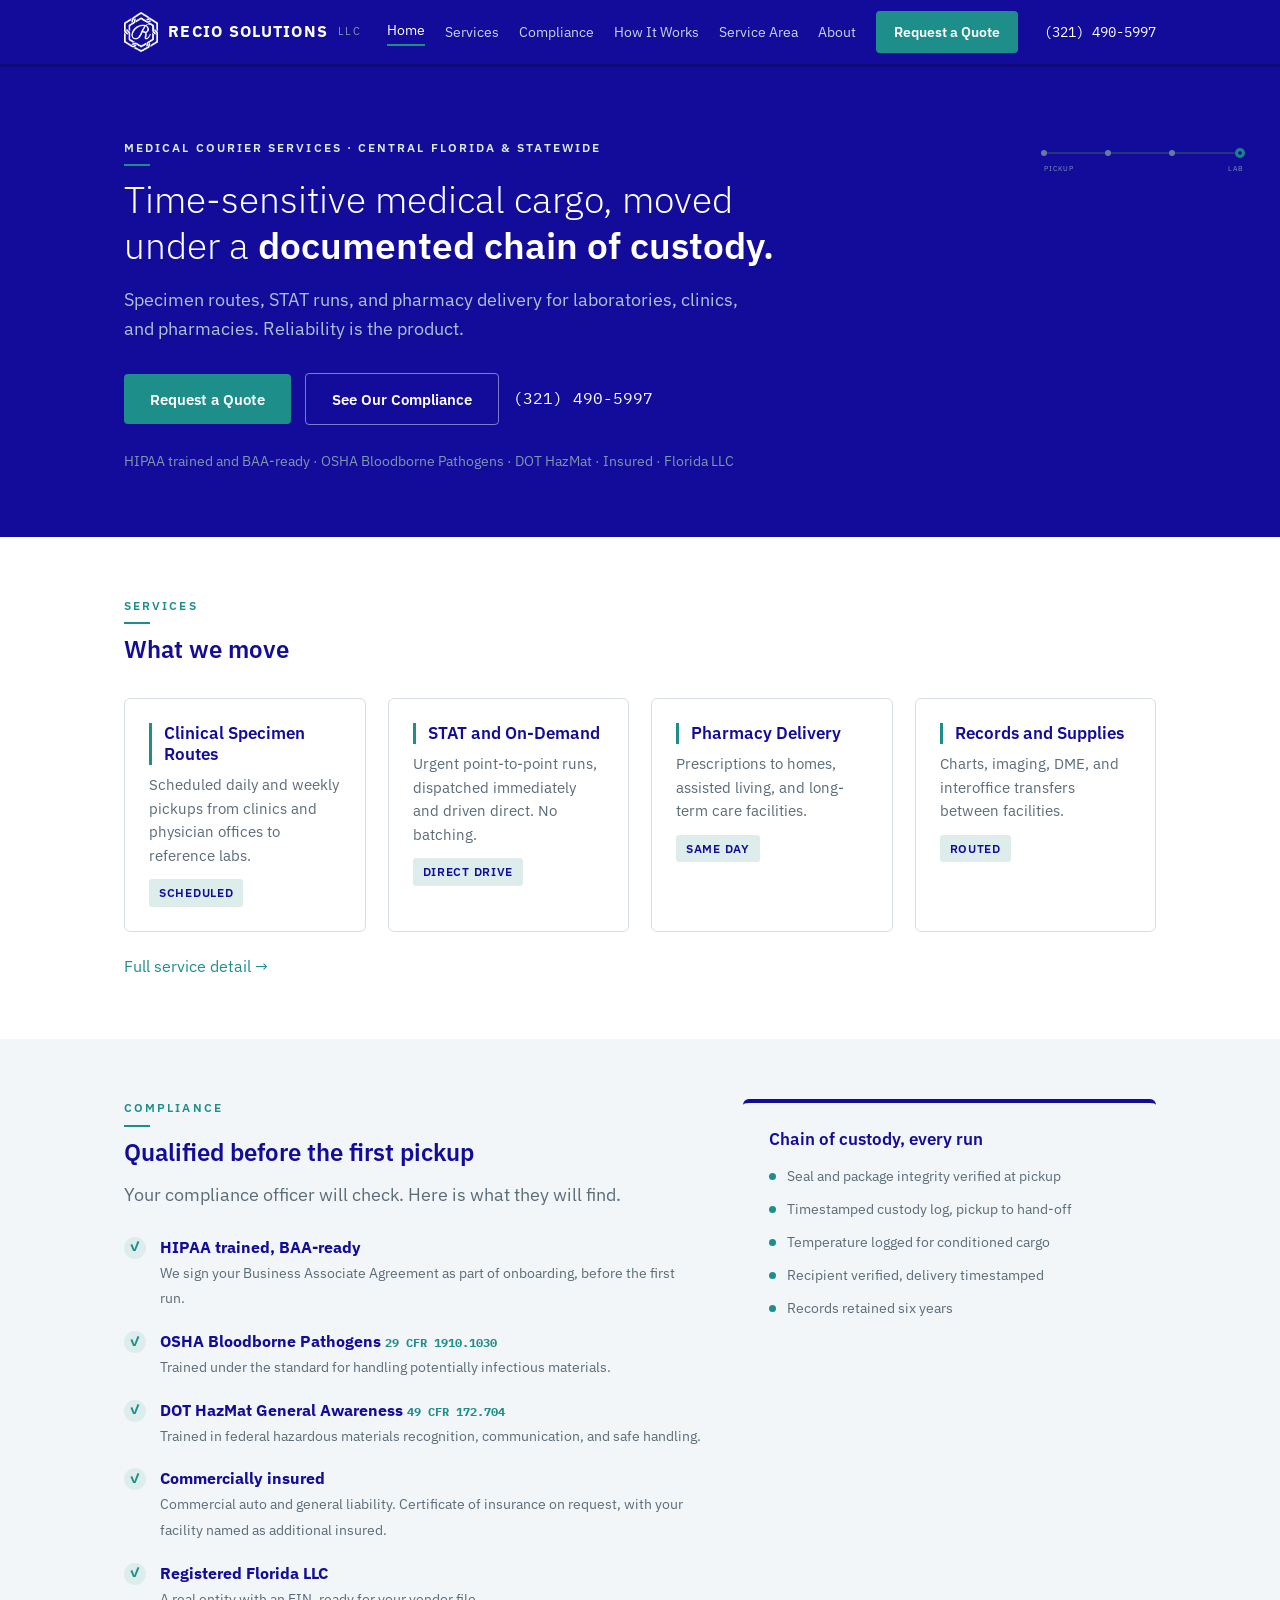
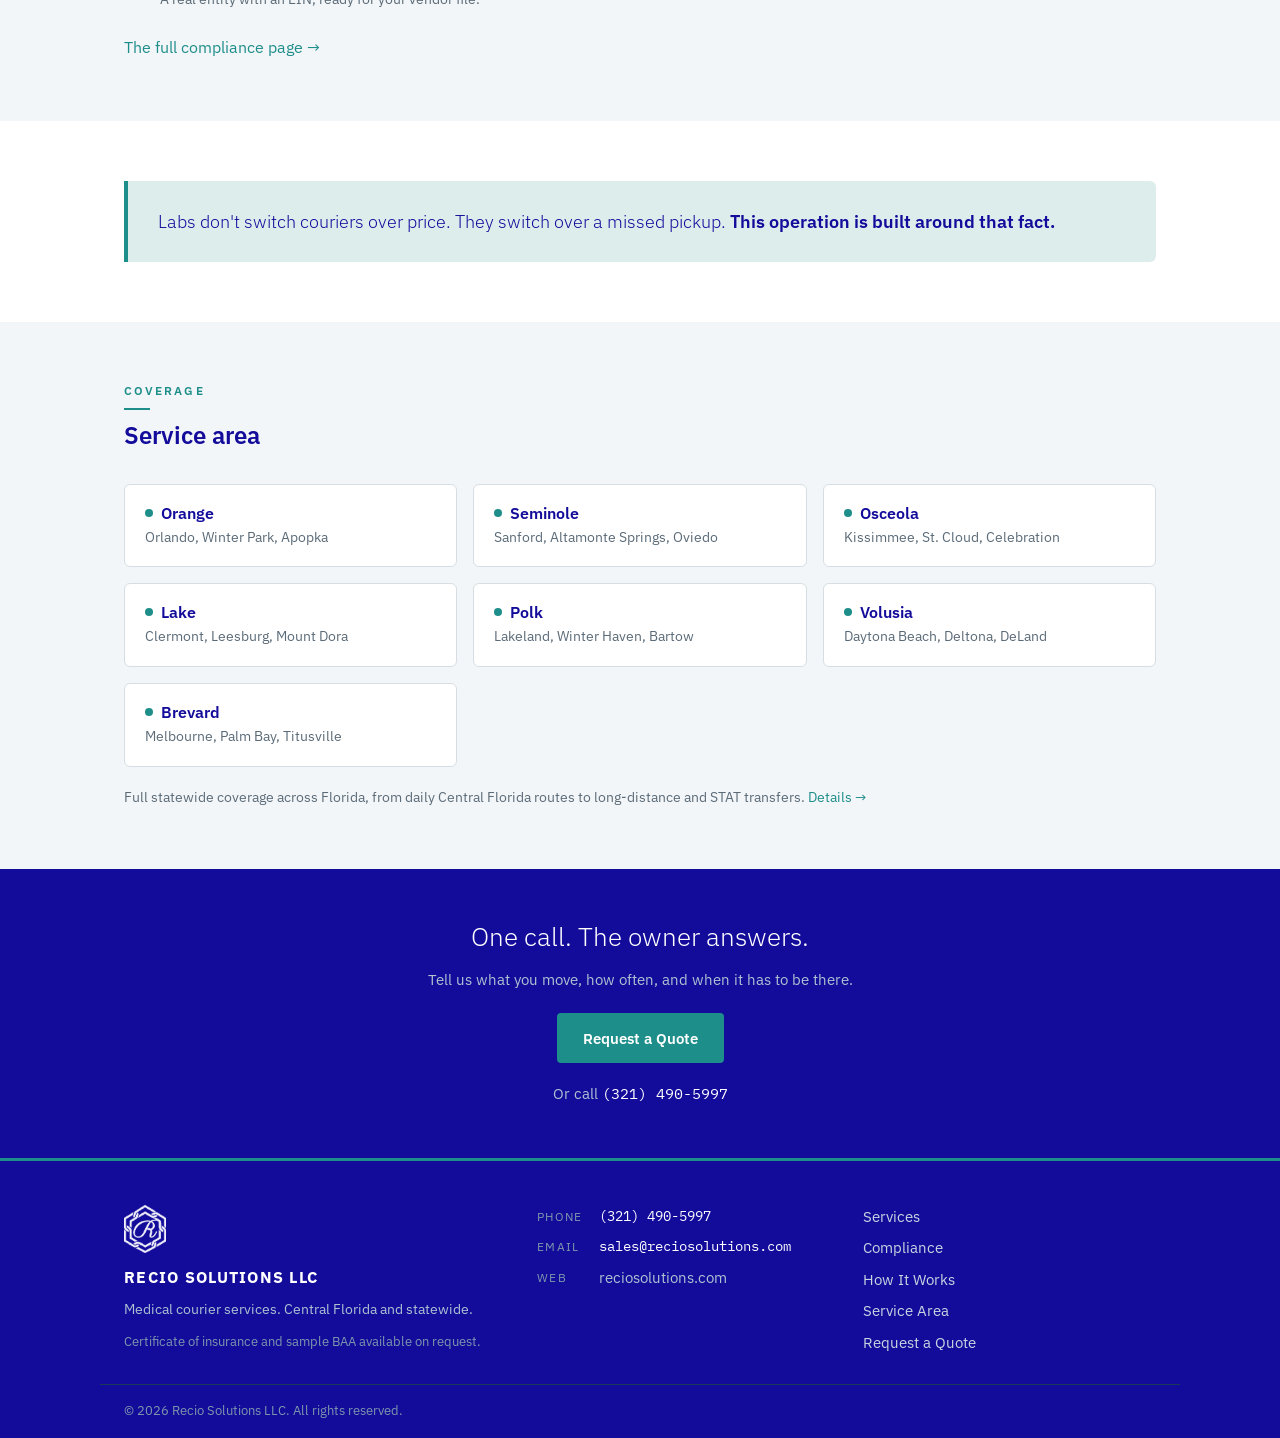
<file: index.html>
<!DOCTYPE html>
<html lang="en">
<head>
<meta charset="UTF-8">
<meta name="viewport" content="width=device-width, initial-scale=1.0">
<title>Recio Solutions LLC | Medical Courier Services in Central Florida &amp; Statewide</title>
<meta name="description" content="HIPAA-trained, insured medical courier serving Central Florida and statewide. Clinical specimen routes, STAT delivery, and pharmacy delivery under a documented chain of custody.">
<link rel="canonical" href="https://reciosolutions.com/">

<link rel="preconnect" href="https://fonts.googleapis.com">
<link rel="preconnect" href="https://fonts.gstatic.com" crossorigin>
<link href="https://fonts.googleapis.com/css2?family=IBM+Plex+Sans:wght@300;400;500;600;700&family=IBM+Plex+Mono:wght@400&display=swap" rel="stylesheet">
<link rel="icon" href="/favicon.ico" sizes="32x32">
<link rel="icon" href="/favicon.png" type="image/png">
<link rel="apple-touch-icon" href="/apple-touch-icon.png">
<link rel="stylesheet" href="/assets/css/site.css">
<script type="application/ld+json">
{
  "@context": "https://schema.org",
  "@type": "LocalBusiness",
  "name": "Recio Solutions LLC",
  "description": "Medical courier services across Central Florida and statewide. Clinical specimen routes, STAT delivery, pharmacy delivery, and medical records transport under a documented chain of custody.",
  "url": "https://reciosolutions.com",
  "telephone": "+13214905997",
  "email": "sales@reciosolutions.com",
  "address": {"@type": "PostalAddress", "addressRegion": "FL", "addressCountry": "US"},
  "areaServed": ["Orange County FL", "Seminole County FL", "Osceola County FL", "Lake County FL", "Polk County FL", "Volusia County FL", "Brevard County FL", "State of Florida"],
  "priceRange": "$$"
}
</script>
<meta property="og:title" content="Recio Solutions LLC | Medical Courier Services in Central Florida &amp; Statewide">
<meta property="og:description" content="HIPAA-trained, insured medical courier serving Central Florida and statewide. Specimen routes, STAT delivery, and pharmacy delivery under a documented chain of custody.">
<meta property="og:image" content="https://reciosolutions.com/assets/img/og-image.png">
<meta property="og:url" content="https://reciosolutions.com/">
<meta property="og:type" content="website">
</head>
<body>
<header class="site-head">
  <div class="wrap head-in">
    <a class="brand" href="/"><img class="brand-mark" src="/assets/img/logo-mark-white.png" alt="Recio Solutions logo" width="34" height="39">RECIO SOLUTIONS <span>LLC</span></a>
    <nav class="nav" id="nav"><a href="/" class="on">Home</a><a href="/services/">Services</a><a href="/compliance/">Compliance</a><a href="/how-it-works/">How It Works</a><a href="/service-area/">Service Area</a><a href="/about/">About</a><a href="/quote/" class="btn btn-sm">Request a Quote</a></nav>
    <a class="head-call" href="tel:+13214905997">(321) 490-5997</a>
    <button class="burger" id="burger" aria-label="Open menu" aria-expanded="false"><span></span><span></span><span></span></button>
  </div>
</header>
<section class="hero">
  <div class="wrap">
    <svg class="route" width="220" height="40" viewBox="0 0 220 40" aria-hidden="true">
<line x1="8" y1="16" x2="204" y2="16" stroke="#2B4A68" stroke-width="1.4"/>
<circle cx="8" cy="16" r="3" fill="#6E89A3"/><circle cx="72" cy="16" r="3" fill="#6E89A3"/>
<circle cx="136" cy="16" r="3" fill="#6E89A3"/>
<circle cx="204" cy="16" r="5" fill="#1E8E8B"/><circle cx="204" cy="16" r="1.8" fill="#130C9B"/>
<text x="8" y="34" fill="#8FA6BA" font-size="7" font-family="IBM Plex Sans" letter-spacing="1">PICKUP</text>
<text x="192" y="34" fill="#8FA6BA" font-size="7" font-family="IBM Plex Sans" letter-spacing="1">LAB</text>
</svg>
    <p class="kicker">Medical Courier Services &middot; Central Florida &amp; Statewide</p>
    <h1>Time-sensitive medical cargo, moved under a <strong>documented chain of custody.</strong></h1>
    <p class="lead">Specimen routes, STAT runs, and pharmacy delivery for laboratories, clinics, and pharmacies. Reliability is the product.</p>
    <div class="hero-cta">
      <a class="btn" href="/quote/">Request a Quote</a>
      <a class="btn btn-ghost" href="/compliance/">See Our Compliance</a>
      <a class="hero-phone" href="tel:+13214905997">(321) 490-5997</a>
    </div>
    <p class="hero-note">HIPAA trained and BAA-ready &middot; OSHA Bloodborne Pathogens &middot; DOT HazMat &middot; Insured &middot; Florida LLC</p>
  </div>
</section>

<section class="section">
  <div class="wrap">
    <div class="section-head"><p class="kicker">Services</p><h2>What we move</h2></div>
    <div class="grid4">
      <div class="card"><h3>Clinical Specimen Routes</h3><p>Scheduled daily and weekly pickups from clinics and physician offices to reference labs.</p><span class="win">Scheduled</span></div>
      <div class="card"><h3>STAT and On-Demand</h3><p>Urgent point-to-point runs, dispatched immediately and driven direct. No batching.</p><span class="win">Direct Drive</span></div>
      <div class="card"><h3>Pharmacy Delivery</h3><p>Prescriptions to homes, assisted living, and long-term care facilities.</p><span class="win">Same Day</span></div>
      <div class="card"><h3>Records and Supplies</h3><p>Charts, imaging, DME, and interoffice transfers between facilities.</p><span class="win">Routed</span></div>
    </div>
    <p style="margin-top:22px"><a href="/services/">Full service detail &rarr;</a></p>
  </div>
</section>

<section class="section alt">
  <div class="wrap two-col">
    <div>
      <p class="kicker">Compliance</p>
      <h2>Qualified before the first pickup</h2>
      <p class="lead" style="margin-bottom:26px">Your compliance officer will check. Here is what they will find.</p>
      <ul class="check-list">
        <li><span class="tick">&#10003;</span><div><strong>HIPAA trained, BAA-ready</strong><span class="d">We sign your Business Associate Agreement as part of onboarding, before the first run.</span></div></li>
        <li><span class="tick">&#10003;</span><div><strong>OSHA Bloodborne Pathogens <span class="cite">29 CFR 1910.1030</span></strong><span class="d">Trained under the standard for handling potentially infectious materials.</span></div></li>
        <li><span class="tick">&#10003;</span><div><strong>DOT HazMat General Awareness <span class="cite">49 CFR 172.704</span></strong><span class="d">Trained in federal hazardous materials recognition, communication, and safe handling.</span></div></li>
        <li><span class="tick">&#10003;</span><div><strong>Commercially insured</strong><span class="d">Commercial auto and general liability. Certificate of insurance on request, with your facility named as additional insured.</span></div></li>
        <li><span class="tick">&#10003;</span><div><strong>Registered Florida LLC</strong><span class="d">A real entity with an EIN, ready for your vendor file.</span></div></li>
      </ul>
      <p style="margin-top:24px"><a href="/compliance/">The full compliance page &rarr;</a></p>
    </div>
    <div class="side-panel">
      <h3>Chain of custody, every run</h3>
      <ul>
        <li>Seal and package integrity verified at pickup</li>
        <li>Timestamped custody log, pickup to hand-off</li>
        <li>Temperature logged for conditioned cargo</li>
        <li>Recipient verified, delivery timestamped</li>
        <li>Records retained six years</li>
      </ul>
    </div>
  </div>
</section>

<section class="section">
  <div class="wrap">
    <div class="strip">
      <p>Labs don't switch couriers over price. They switch over a missed pickup. <strong>This operation is built around that fact.</strong></p>
    </div>
  </div>
</section>

<section class="section alt">
  <div class="wrap">
    <div class="section-head"><p class="kicker">Coverage</p><h2>Service area</h2></div>
    <div class="county-grid">
      <div class="county"><h3>Orange</h3><p>Orlando, Winter Park, Apopka</p></div>
      <div class="county"><h3>Seminole</h3><p>Sanford, Altamonte Springs, Oviedo</p></div>
      <div class="county"><h3>Osceola</h3><p>Kissimmee, St. Cloud, Celebration</p></div>
      <div class="county"><h3>Lake</h3><p>Clermont, Leesburg, Mount Dora</p></div>
      <div class="county"><h3>Polk</h3><p>Lakeland, Winter Haven, Bartow</p></div>
      <div class="county"><h3>Volusia</h3><p>Daytona Beach, Deltona, DeLand</p></div>
      <div class="county"><h3>Brevard</h3><p>Melbourne, Palm Bay, Titusville</p></div>
    </div>
    <p class="small" style="margin-top:20px">Full statewide coverage across Florida, from daily Central Florida routes to long-distance and STAT transfers. <a href="/service-area/">Details &rarr;</a></p>
  </div>
</section>
<section class="cta-band">
  <div class="wrap">
    <h2>One call. The owner answers.</h2>
    <p class="sub">Tell us what you move, how often, and when it has to be there.</p>
    <a class="btn" href="/quote/">Request a Quote</a>
    <p class="sub" style="margin-top:18px">Or call <a href="tel:+13214905997" style="color:#fff;font-family:'IBM Plex Mono',monospace">(321) 490-5997</a></p>
  </div>
</section>
<footer class="site-foot">
  <div class="wrap foot-grid">
    <div>
      <img class="foot-mark" src="/assets/img/logo-mark-white.png" alt="" width="42" height="48">
      <p class="foot-brand">RECIO SOLUTIONS LLC</p>
      <p class="foot-tag">Medical courier services. Central Florida and statewide.</p>
      <p class="foot-line">Certificate of insurance and sample BAA available on request.</p>
    </div>
    <div class="foot-contact">
      <p><span>Phone</span><a href="tel:+13214905997">(321) 490-5997</a></p>
      <p><span>Email</span><a href="mailto:sales@reciosolutions.com">sales@reciosolutions.com</a></p>
      <p><span>Web</span>reciosolutions.com</p>
    </div>
    <div class="foot-nav">
      <a href="/services/">Services</a>
      <a href="/compliance/">Compliance</a>
      <a href="/how-it-works/">How It Works</a>
      <a href="/service-area/">Service Area</a>
      <a href="/quote/">Request a Quote</a>
    </div>
  </div>
  <div class="wrap foot-legal"><p>&copy; <span id="yr"></span> Recio Solutions LLC. All rights reserved.</p></div>
</footer>
<a class="mobile-call" href="tel:+13214905997">Call (321) 490-5997</a>
<script src="/assets/js/site.js"></script>
</body>
</html>
</file>
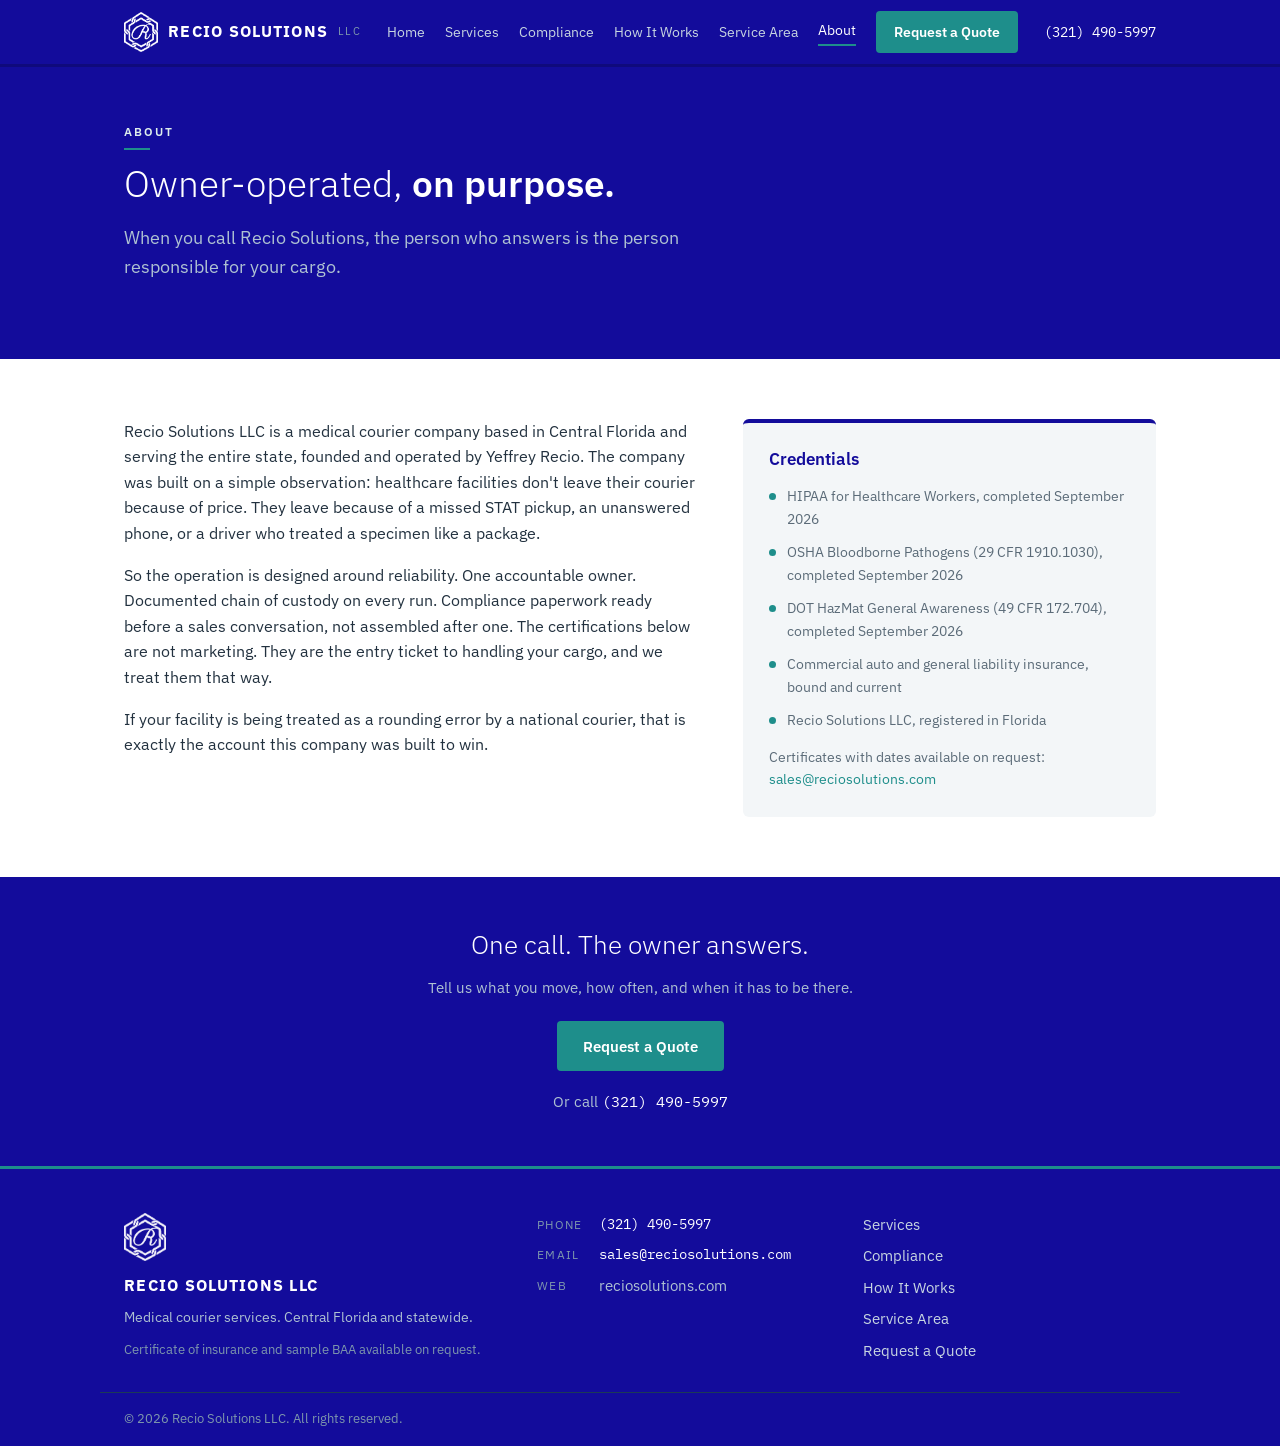
<file: about/index.html>
<!DOCTYPE html>
<html lang="en">
<head>
<meta charset="UTF-8">
<meta name="viewport" content="width=device-width, initial-scale=1.0">
<title>About | Recio Solutions LLC</title>
<meta name="description" content="Recio Solutions LLC is an owner-operated medical courier company serving Central Florida and statewide, founded by Yeffrey Recio and built around chain-of-custody reliability.">
<link rel="canonical" href="https://reciosolutions.com/about/">

<link rel="preconnect" href="https://fonts.googleapis.com">
<link rel="preconnect" href="https://fonts.gstatic.com" crossorigin>
<link href="https://fonts.googleapis.com/css2?family=IBM+Plex+Sans:wght@300;400;500;600;700&family=IBM+Plex+Mono:wght@400&display=swap" rel="stylesheet">
<link rel="icon" href="/favicon.ico" sizes="32x32">
<link rel="icon" href="/favicon.png" type="image/png">
<link rel="apple-touch-icon" href="/apple-touch-icon.png">
<link rel="stylesheet" href="/assets/css/site.css">
</head>
<body>
<header class="site-head">
  <div class="wrap head-in">
    <a class="brand" href="/"><img class="brand-mark" src="/assets/img/logo-mark-white.png" alt="Recio Solutions logo" width="34" height="39">RECIO SOLUTIONS <span>LLC</span></a>
    <nav class="nav" id="nav"><a href="/">Home</a><a href="/services/">Services</a><a href="/compliance/">Compliance</a><a href="/how-it-works/">How It Works</a><a href="/service-area/">Service Area</a><a href="/about/" class="on">About</a><a href="/quote/" class="btn btn-sm">Request a Quote</a></nav>
    <a class="head-call" href="tel:+13214905997">(321) 490-5997</a>
    <button class="burger" id="burger" aria-label="Open menu" aria-expanded="false"><span></span><span></span><span></span></button>
  </div>
</header>
<section class="hero" style="padding:56px 0 48px">
  <div class="wrap">
    <p class="kicker">About</p>
    <h1>Owner-operated, <strong>on purpose.</strong></h1>
    <p class="lead">When you call Recio Solutions, the person who answers is the person responsible for your cargo.</p>
  </div>
</section>

<section class="section">
  <div class="wrap two-col">
    <div class="prose">
      <p>Recio Solutions LLC is a medical courier company based in Central Florida and serving the entire state, founded and operated by Yeffrey Recio. The company was built on a simple observation: healthcare facilities don't leave their courier because of price. They leave because of a missed STAT pickup, an unanswered phone, or a driver who treated a specimen like a package.</p>
      <p>So the operation is designed around reliability. One accountable owner. Documented chain of custody on every run. Compliance paperwork ready before a sales conversation, not assembled after one. The certifications below are not marketing. They are the entry ticket to handling your cargo, and we treat them that way.</p>
      <p>If your facility is being treated as a rounding error by a national courier, that is exactly the account this company was built to win.</p>
    </div>
    <div class="side-panel">
      <h3>Credentials</h3>
      <ul>
        <li>HIPAA for Healthcare Workers, completed September 2026</li>
        <li>OSHA Bloodborne Pathogens (29 CFR 1910.1030), completed September 2026</li>
        <li>DOT HazMat General Awareness (49 CFR 172.704), completed September 2026</li>
        <li>Commercial auto and general liability insurance, bound and current</li>
        <li>Recio Solutions LLC, registered in Florida</li>
      </ul>
      <p class="small" style="margin-top:16px">Certificates with dates available on request: <a href="mailto:sales@reciosolutions.com">sales@reciosolutions.com</a></p>
    </div>
  </div>
</section>
<section class="cta-band">
  <div class="wrap">
    <h2>One call. The owner answers.</h2>
    <p class="sub">Tell us what you move, how often, and when it has to be there.</p>
    <a class="btn" href="/quote/">Request a Quote</a>
    <p class="sub" style="margin-top:18px">Or call <a href="tel:+13214905997" style="color:#fff;font-family:'IBM Plex Mono',monospace">(321) 490-5997</a></p>
  </div>
</section>
<footer class="site-foot">
  <div class="wrap foot-grid">
    <div>
      <img class="foot-mark" src="/assets/img/logo-mark-white.png" alt="" width="42" height="48">
      <p class="foot-brand">RECIO SOLUTIONS LLC</p>
      <p class="foot-tag">Medical courier services. Central Florida and statewide.</p>
      <p class="foot-line">Certificate of insurance and sample BAA available on request.</p>
    </div>
    <div class="foot-contact">
      <p><span>Phone</span><a href="tel:+13214905997">(321) 490-5997</a></p>
      <p><span>Email</span><a href="mailto:sales@reciosolutions.com">sales@reciosolutions.com</a></p>
      <p><span>Web</span>reciosolutions.com</p>
    </div>
    <div class="foot-nav">
      <a href="/services/">Services</a>
      <a href="/compliance/">Compliance</a>
      <a href="/how-it-works/">How It Works</a>
      <a href="/service-area/">Service Area</a>
      <a href="/quote/">Request a Quote</a>
    </div>
  </div>
  <div class="wrap foot-legal"><p>&copy; <span id="yr"></span> Recio Solutions LLC. All rights reserved.</p></div>
</footer>
<a class="mobile-call" href="tel:+13214905997">Call (321) 490-5997</a>
<script src="/assets/js/site.js"></script>
</body>
</html>
</file>
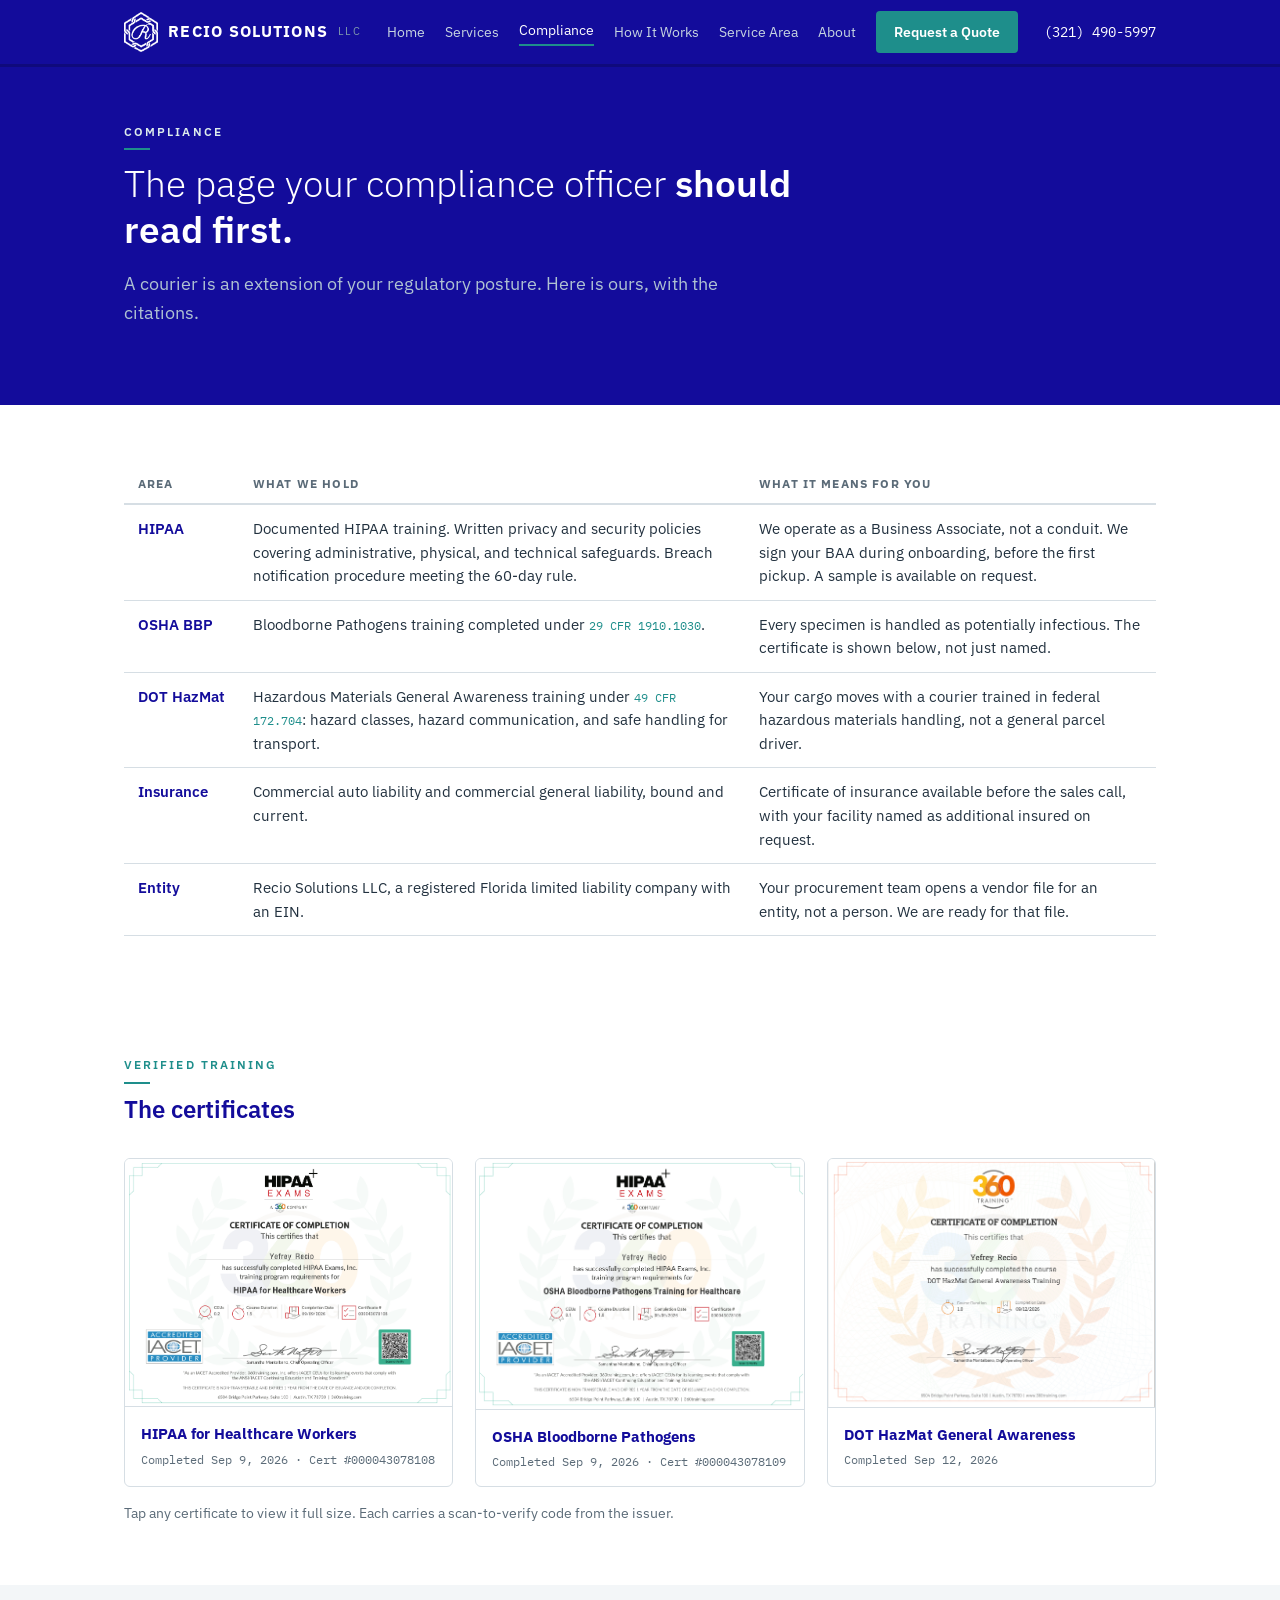
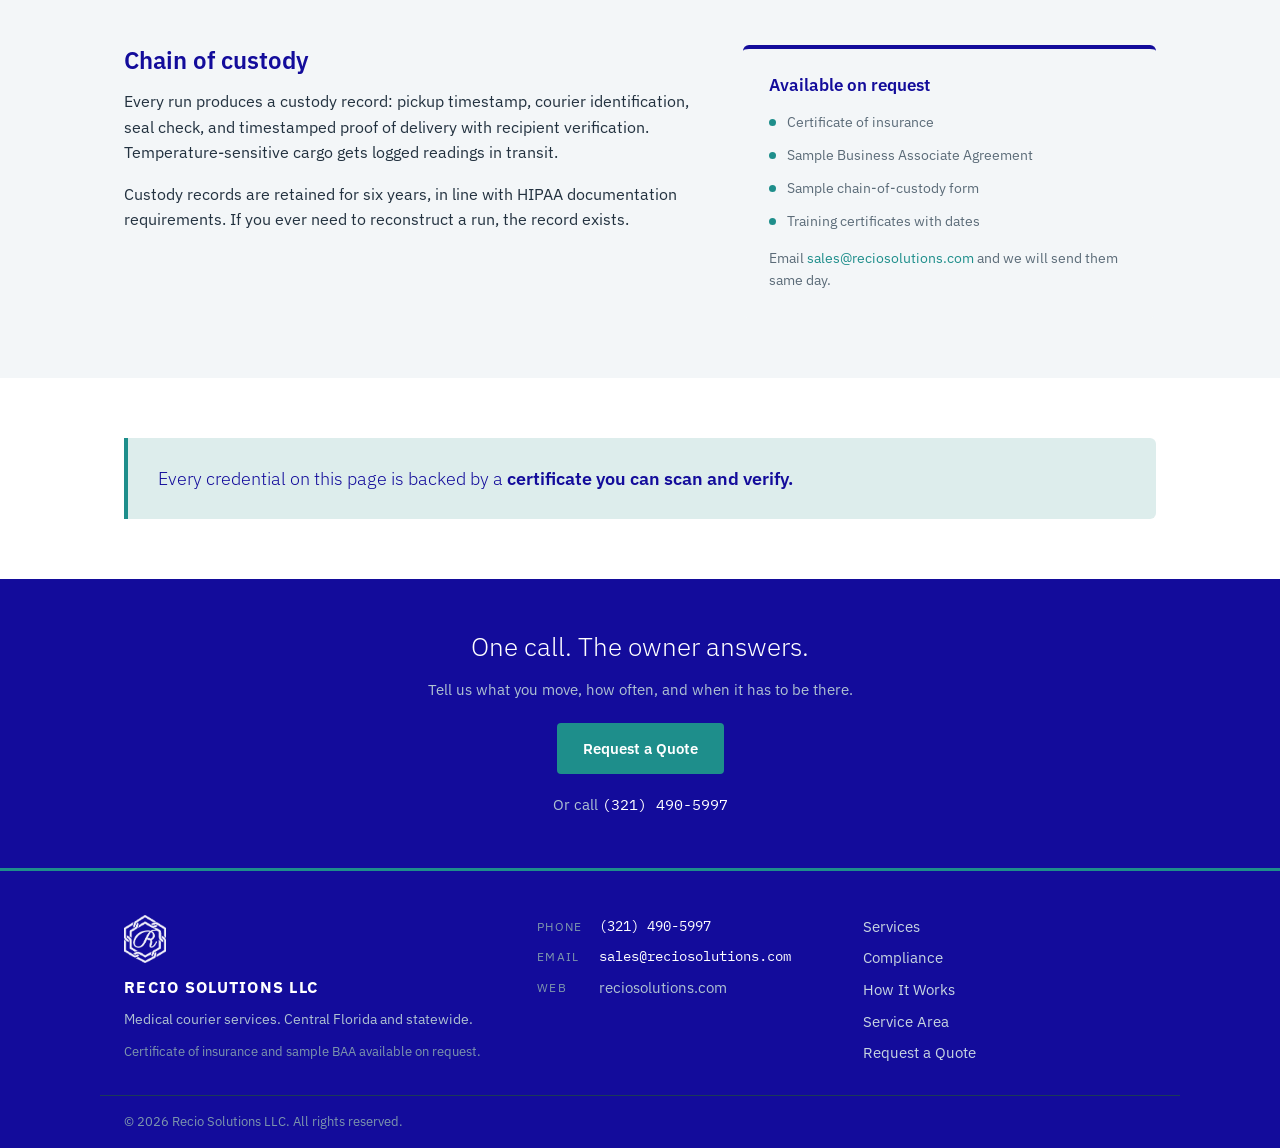
<file: compliance/index.html>
<!DOCTYPE html>
<html lang="en">
<head>
<meta charset="UTF-8">
<meta name="viewport" content="width=device-width, initial-scale=1.0">
<title>Compliance | HIPAA, OSHA BBP, DOT HazMat | Recio Solutions LLC</title>
<meta name="description" content="HIPAA Business Associate ready, OSHA Bloodborne Pathogens trained under 29 CFR 1910.1030, DOT HazMat General Awareness trained under 49 CFR 172.704, commercially insured Florida LLC.">
<link rel="canonical" href="https://reciosolutions.com/compliance/">

<link rel="preconnect" href="https://fonts.googleapis.com">
<link rel="preconnect" href="https://fonts.gstatic.com" crossorigin>
<link href="https://fonts.googleapis.com/css2?family=IBM+Plex+Sans:wght@300;400;500;600;700&family=IBM+Plex+Mono:wght@400&display=swap" rel="stylesheet">
<link rel="icon" href="/favicon.ico" sizes="32x32">
<link rel="icon" href="/favicon.png" type="image/png">
<link rel="apple-touch-icon" href="/apple-touch-icon.png">
<link rel="stylesheet" href="/assets/css/site.css">
</head>
<body>
<header class="site-head">
  <div class="wrap head-in">
    <a class="brand" href="/"><img class="brand-mark" src="/assets/img/logo-mark-white.png" alt="Recio Solutions logo" width="34" height="39">RECIO SOLUTIONS <span>LLC</span></a>
    <nav class="nav" id="nav"><a href="/">Home</a><a href="/services/">Services</a><a href="/compliance/" class="on">Compliance</a><a href="/how-it-works/">How It Works</a><a href="/service-area/">Service Area</a><a href="/about/">About</a><a href="/quote/" class="btn btn-sm">Request a Quote</a></nav>
    <a class="head-call" href="tel:+13214905997">(321) 490-5997</a>
    <button class="burger" id="burger" aria-label="Open menu" aria-expanded="false"><span></span><span></span><span></span></button>
  </div>
</header>
<section class="hero" style="padding:56px 0 48px">
  <div class="wrap">
    <p class="kicker">Compliance</p>
    <h1>The page your compliance officer <strong>should read first.</strong></h1>
    <p class="lead">A courier is an extension of your regulatory posture. Here is ours, with the citations.</p>
  </div>
</section>

<section class="section">
  <div class="wrap">
    <table class="spec-table">
      <tr><th>Area</th><th>What we hold</th><th>What it means for you</th></tr>
      <tr>
        <td>HIPAA</td>
        <td>Documented HIPAA training. Written privacy and security policies covering administrative, physical, and technical safeguards. Breach notification procedure meeting the 60-day rule.</td>
        <td>We operate as a Business Associate, not a conduit. We sign your BAA during onboarding, before the first pickup. A sample is available on request.</td>
      </tr>
      <tr>
        <td>OSHA BBP</td>
        <td>Bloodborne Pathogens training completed under <span class="cite">29 CFR 1910.1030</span>.</td>
        <td>Every specimen is handled as potentially infectious. The certificate is shown below, not just named.</td>
      </tr>
      <tr>
        <td>DOT HazMat</td>
        <td>Hazardous Materials General Awareness training under <span class="cite">49 CFR 172.704</span>: hazard classes, hazard communication, and safe handling for transport.</td>
        <td>Your cargo moves with a courier trained in federal hazardous materials handling, not a general parcel driver.</td>
      </tr>
      <tr>
        <td>Insurance</td>
        <td>Commercial auto liability and commercial general liability, bound and current.</td>
        <td>Certificate of insurance available before the sales call, with your facility named as additional insured on request.</td>
      </tr>
      <tr>
        <td>Entity</td>
        <td>Recio Solutions LLC, a registered Florida limited liability company with an EIN.</td>
        <td>Your procurement team opens a vendor file for an entity, not a person. We are ready for that file.</td>
      </tr>
    </table>
  </div>
</section>

<section class="section">
  <div class="wrap">
    <div class="section-head"><p class="kicker">Verified training</p><h2>The certificates</h2></div>
    <div class="cert-grid">
      <a class="cert" href="/assets/img/cert-hipaa.png" target="_blank" rel="noopener">
        <img src="/assets/img/cert-hipaa.png" alt="HIPAA for Healthcare Workers certificate, Recio Solutions LLC">
        <div class="cert-cap"><strong>HIPAA for Healthcare Workers</strong><span>Completed Sep 9, 2026 &middot; Cert #000043078108</span></div>
      </a>
      <a class="cert" href="/assets/img/cert-osha-bbp.png" target="_blank" rel="noopener">
        <img src="/assets/img/cert-osha-bbp.png" alt="OSHA Bloodborne Pathogens Training for Healthcare certificate, Recio Solutions LLC">
        <div class="cert-cap"><strong>OSHA Bloodborne Pathogens</strong><span>Completed Sep 9, 2026 &middot; Cert #000043078109</span></div>
      </a>
      <a class="cert" href="/assets/img/cert-dot-hazmat.png" target="_blank" rel="noopener">
        <img src="/assets/img/cert-dot-hazmat.png" alt="DOT HazMat General Awareness Training certificate, Recio Solutions LLC">
        <div class="cert-cap"><strong>DOT HazMat General Awareness</strong><span>Completed Sep 12, 2026</span></div>
      </a>
    </div>
    <p class="small" style="margin-top:16px">Tap any certificate to view it full size. Each carries a scan-to-verify code from the issuer.</p>
  </div>
</section>

<section class="section alt">
  <div class="wrap two-col">
    <div>
      <h2>Chain of custody</h2>
      <div class="prose">
        <p>Every run produces a custody record: pickup timestamp, courier identification, seal check, and timestamped proof of delivery with recipient verification. Temperature-sensitive cargo gets logged readings in transit.</p>
        <p>Custody records are retained for six years, in line with HIPAA documentation requirements. If you ever need to reconstruct a run, the record exists.</p>
      </div>
    </div>
    <div class="side-panel">
      <h3>Available on request</h3>
      <ul>
        <li>Certificate of insurance</li>
        <li>Sample Business Associate Agreement</li>
        <li>Sample chain-of-custody form</li>
        <li>Training certificates with dates</li>
      </ul>
      <p class="small" style="margin-top:16px">Email <a href="mailto:sales@reciosolutions.com">sales@reciosolutions.com</a> and we will send them same day.</p>
    </div>
  </div>
</section>

<section class="section">
  <div class="wrap">
    <div class="strip">
      <p>Every credential on this page is backed by a <strong>certificate you can scan and verify.</strong></p>
    </div>
  </div>
</section>
<section class="cta-band">
  <div class="wrap">
    <h2>One call. The owner answers.</h2>
    <p class="sub">Tell us what you move, how often, and when it has to be there.</p>
    <a class="btn" href="/quote/">Request a Quote</a>
    <p class="sub" style="margin-top:18px">Or call <a href="tel:+13214905997" style="color:#fff;font-family:'IBM Plex Mono',monospace">(321) 490-5997</a></p>
  </div>
</section>
<footer class="site-foot">
  <div class="wrap foot-grid">
    <div>
      <img class="foot-mark" src="/assets/img/logo-mark-white.png" alt="" width="42" height="48">
      <p class="foot-brand">RECIO SOLUTIONS LLC</p>
      <p class="foot-tag">Medical courier services. Central Florida and statewide.</p>
      <p class="foot-line">Certificate of insurance and sample BAA available on request.</p>
    </div>
    <div class="foot-contact">
      <p><span>Phone</span><a href="tel:+13214905997">(321) 490-5997</a></p>
      <p><span>Email</span><a href="mailto:sales@reciosolutions.com">sales@reciosolutions.com</a></p>
      <p><span>Web</span>reciosolutions.com</p>
    </div>
    <div class="foot-nav">
      <a href="/services/">Services</a>
      <a href="/compliance/">Compliance</a>
      <a href="/how-it-works/">How It Works</a>
      <a href="/service-area/">Service Area</a>
      <a href="/quote/">Request a Quote</a>
    </div>
  </div>
  <div class="wrap foot-legal"><p>&copy; <span id="yr"></span> Recio Solutions LLC. All rights reserved.</p></div>
</footer>
<a class="mobile-call" href="tel:+13214905997">Call (321) 490-5997</a>
<script src="/assets/js/site.js"></script>
</body>
</html>
</file>
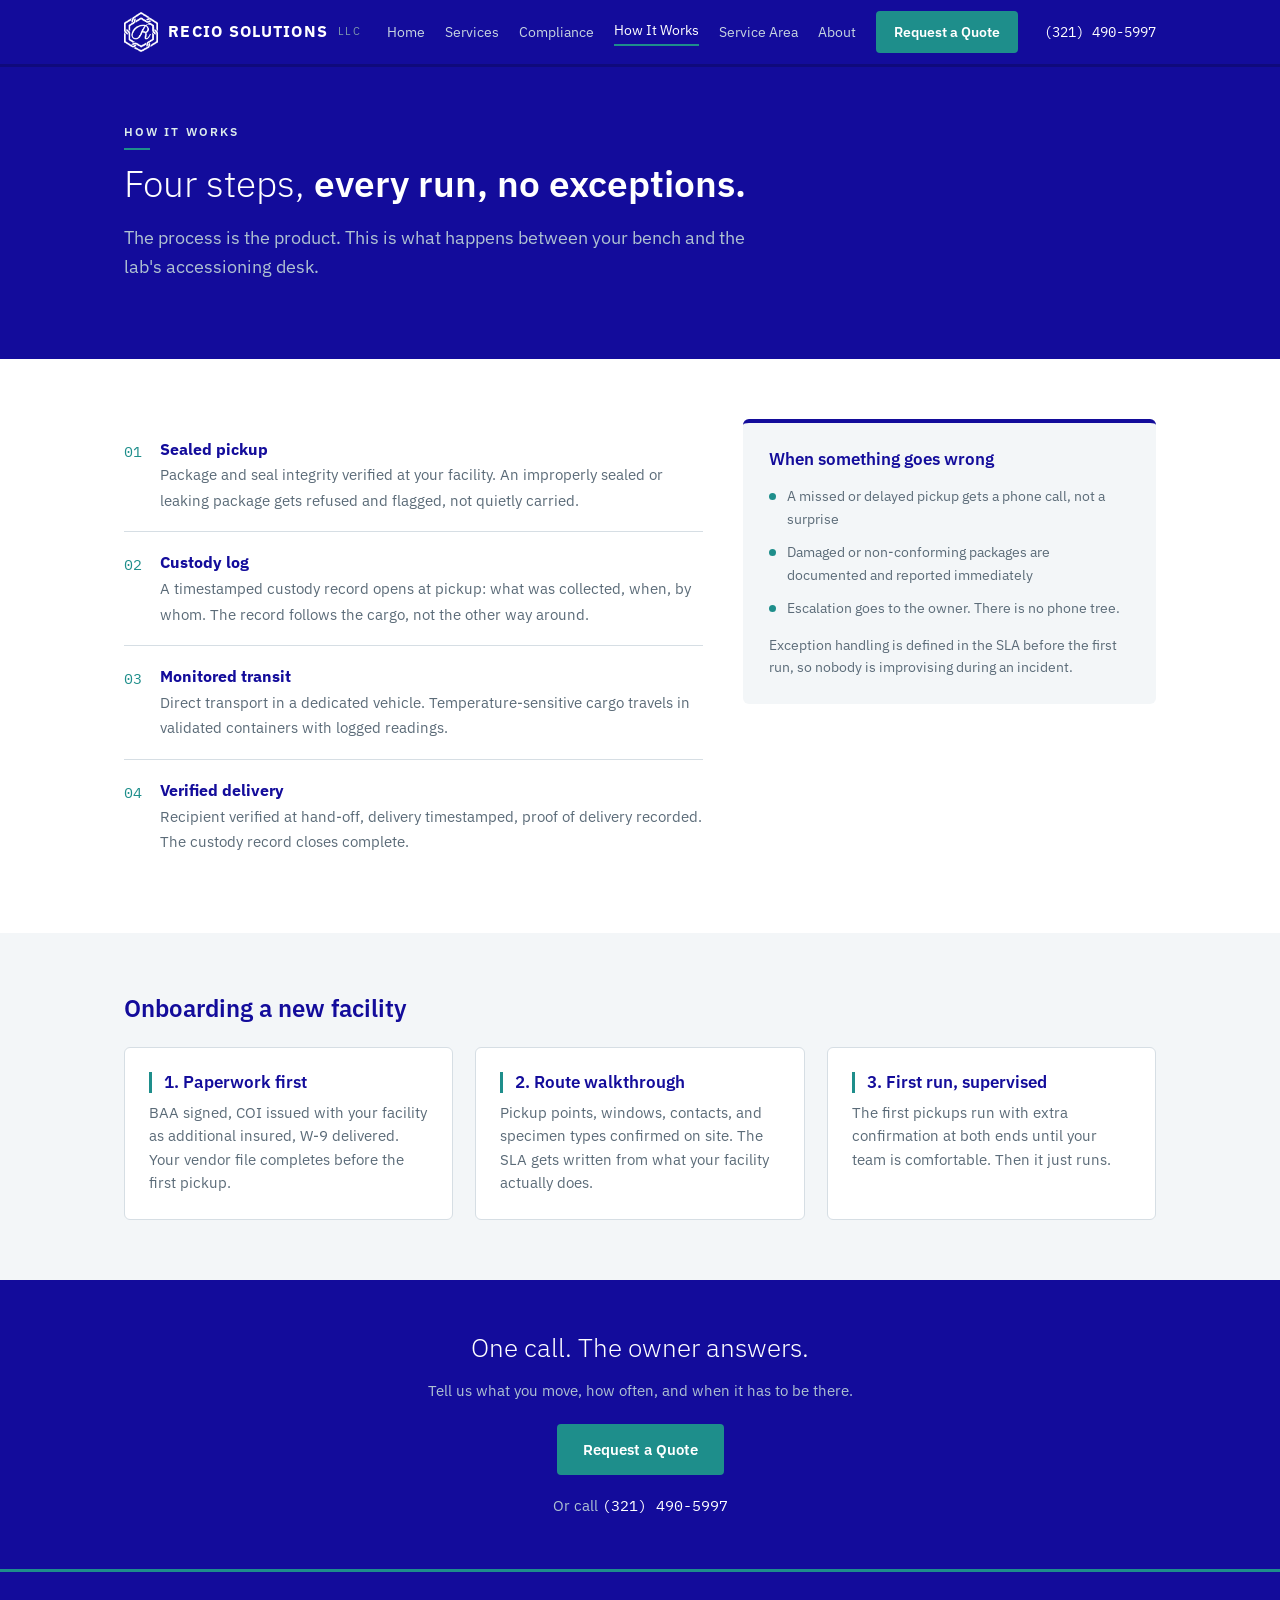
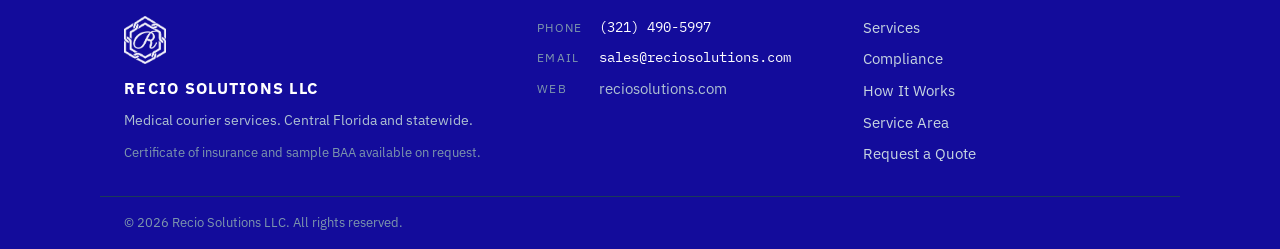
<file: how-it-works/index.html>
<!DOCTYPE html>
<html lang="en">
<head>
<meta charset="UTF-8">
<meta name="viewport" content="width=device-width, initial-scale=1.0">
<title>How It Works | Chain of Custody Process | Recio Solutions LLC</title>
<meta name="description" content="Sealed pickup, timestamped custody log, monitored transit, verified delivery. How every medical courier run works at Recio Solutions.">
<link rel="canonical" href="https://reciosolutions.com/how-it-works/">

<link rel="preconnect" href="https://fonts.googleapis.com">
<link rel="preconnect" href="https://fonts.gstatic.com" crossorigin>
<link href="https://fonts.googleapis.com/css2?family=IBM+Plex+Sans:wght@300;400;500;600;700&family=IBM+Plex+Mono:wght@400&display=swap" rel="stylesheet">
<link rel="icon" href="/favicon.ico" sizes="32x32">
<link rel="icon" href="/favicon.png" type="image/png">
<link rel="apple-touch-icon" href="/apple-touch-icon.png">
<link rel="stylesheet" href="/assets/css/site.css">
</head>
<body>
<header class="site-head">
  <div class="wrap head-in">
    <a class="brand" href="/"><img class="brand-mark" src="/assets/img/logo-mark-white.png" alt="Recio Solutions logo" width="34" height="39">RECIO SOLUTIONS <span>LLC</span></a>
    <nav class="nav" id="nav"><a href="/">Home</a><a href="/services/">Services</a><a href="/compliance/">Compliance</a><a href="/how-it-works/" class="on">How It Works</a><a href="/service-area/">Service Area</a><a href="/about/">About</a><a href="/quote/" class="btn btn-sm">Request a Quote</a></nav>
    <a class="head-call" href="tel:+13214905997">(321) 490-5997</a>
    <button class="burger" id="burger" aria-label="Open menu" aria-expanded="false"><span></span><span></span><span></span></button>
  </div>
</header>
<section class="hero" style="padding:56px 0 48px">
  <div class="wrap">
    <p class="kicker">How It Works</p>
    <h1>Four steps, <strong>every run, no exceptions.</strong></h1>
    <p class="lead">The process is the product. This is what happens between your bench and the lab's accessioning desk.</p>
  </div>
</section>

<section class="section">
  <div class="wrap two-col">
    <div>
      <ol class="steps">
        <li><span class="num">01</span><div><strong>Sealed pickup</strong><span>Package and seal integrity verified at your facility. An improperly sealed or leaking package gets refused and flagged, not quietly carried.</span></div></li>
        <li><span class="num">02</span><div><strong>Custody log</strong><span>A timestamped custody record opens at pickup: what was collected, when, by whom. The record follows the cargo, not the other way around.</span></div></li>
        <li><span class="num">03</span><div><strong>Monitored transit</strong><span>Direct transport in a dedicated vehicle. Temperature-sensitive cargo travels in validated containers with logged readings.</span></div></li>
        <li><span class="num">04</span><div><strong>Verified delivery</strong><span>Recipient verified at hand-off, delivery timestamped, proof of delivery recorded. The custody record closes complete.</span></div></li>
      </ol>
    </div>
    <div class="side-panel">
      <h3>When something goes wrong</h3>
      <ul>
        <li>A missed or delayed pickup gets a phone call, not a surprise</li>
        <li>Damaged or non-conforming packages are documented and reported immediately</li>
        <li>Escalation goes to the owner. There is no phone tree.</li>
      </ul>
      <p class="small" style="margin-top:16px">Exception handling is defined in the SLA before the first run, so nobody is improvising during an incident.</p>
    </div>
  </div>
</section>

<section class="section alt">
  <div class="wrap">
    <h2>Onboarding a new facility</h2>
    <div class="grid3" style="margin-top:24px">
      <div class="card"><h3>1. Paperwork first</h3><p>BAA signed, COI issued with your facility as additional insured, W-9 delivered. Your vendor file completes before the first pickup.</p></div>
      <div class="card"><h3>2. Route walkthrough</h3><p>Pickup points, windows, contacts, and specimen types confirmed on site. The SLA gets written from what your facility actually does.</p></div>
      <div class="card"><h3>3. First run, supervised</h3><p>The first pickups run with extra confirmation at both ends until your team is comfortable. Then it just runs.</p></div>
    </div>
  </div>
</section>
<section class="cta-band">
  <div class="wrap">
    <h2>One call. The owner answers.</h2>
    <p class="sub">Tell us what you move, how often, and when it has to be there.</p>
    <a class="btn" href="/quote/">Request a Quote</a>
    <p class="sub" style="margin-top:18px">Or call <a href="tel:+13214905997" style="color:#fff;font-family:'IBM Plex Mono',monospace">(321) 490-5997</a></p>
  </div>
</section>
<footer class="site-foot">
  <div class="wrap foot-grid">
    <div>
      <img class="foot-mark" src="/assets/img/logo-mark-white.png" alt="" width="42" height="48">
      <p class="foot-brand">RECIO SOLUTIONS LLC</p>
      <p class="foot-tag">Medical courier services. Central Florida and statewide.</p>
      <p class="foot-line">Certificate of insurance and sample BAA available on request.</p>
    </div>
    <div class="foot-contact">
      <p><span>Phone</span><a href="tel:+13214905997">(321) 490-5997</a></p>
      <p><span>Email</span><a href="mailto:sales@reciosolutions.com">sales@reciosolutions.com</a></p>
      <p><span>Web</span>reciosolutions.com</p>
    </div>
    <div class="foot-nav">
      <a href="/services/">Services</a>
      <a href="/compliance/">Compliance</a>
      <a href="/how-it-works/">How It Works</a>
      <a href="/service-area/">Service Area</a>
      <a href="/quote/">Request a Quote</a>
    </div>
  </div>
  <div class="wrap foot-legal"><p>&copy; <span id="yr"></span> Recio Solutions LLC. All rights reserved.</p></div>
</footer>
<a class="mobile-call" href="tel:+13214905997">Call (321) 490-5997</a>
<script src="/assets/js/site.js"></script>
</body>
</html>
</file>
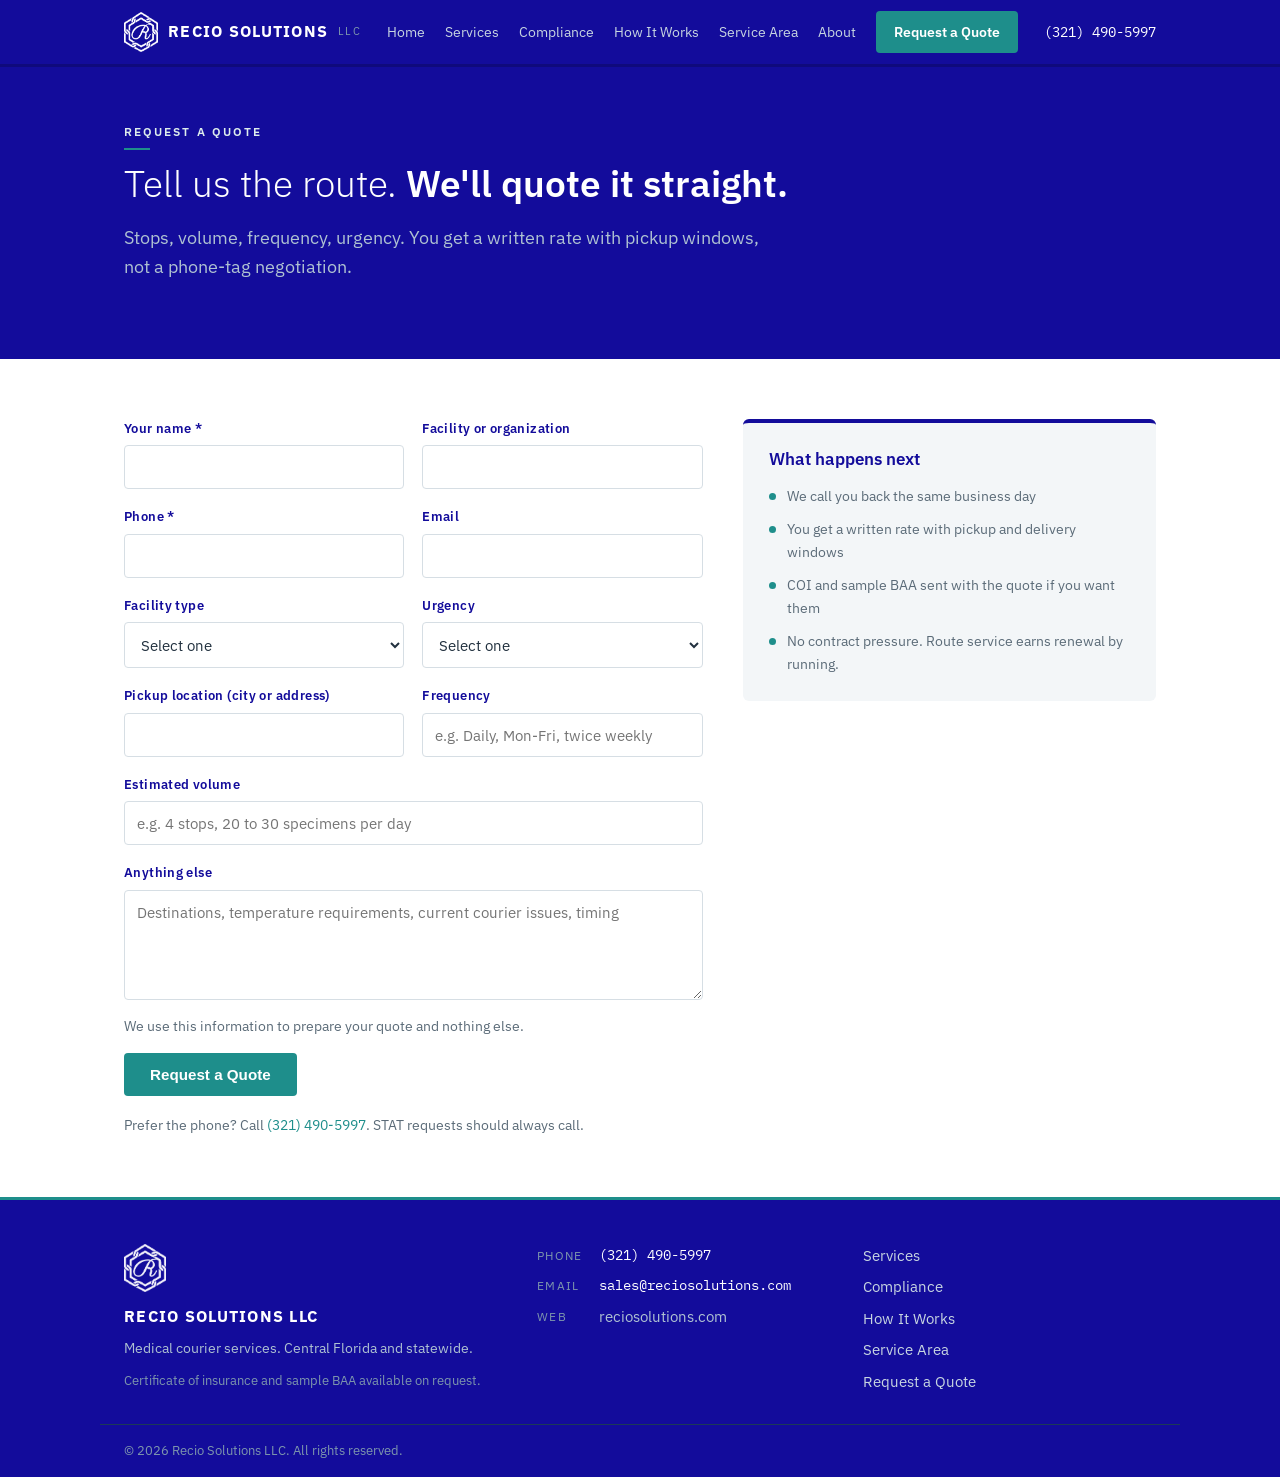
<file: quote/index.html>
<!DOCTYPE html>
<html lang="en">
<head>
<meta charset="UTF-8">
<meta name="viewport" content="width=device-width, initial-scale=1.0">
<title>Request a Quote | Recio Solutions LLC Medical Courier</title>
<meta name="description" content="Request a medical courier quote in Central Florida or anywhere statewide. Written per-stop and route rates with pickup windows. Same business day response.">
<link rel="canonical" href="https://reciosolutions.com/quote/">

<link rel="preconnect" href="https://fonts.googleapis.com">
<link rel="preconnect" href="https://fonts.gstatic.com" crossorigin>
<link href="https://fonts.googleapis.com/css2?family=IBM+Plex+Sans:wght@300;400;500;600;700&family=IBM+Plex+Mono:wght@400&display=swap" rel="stylesheet">
<link rel="icon" href="/favicon.ico" sizes="32x32">
<link rel="icon" href="/favicon.png" type="image/png">
<link rel="apple-touch-icon" href="/apple-touch-icon.png">
<link rel="stylesheet" href="/assets/css/site.css">
</head>
<body>
<header class="site-head">
  <div class="wrap head-in">
    <a class="brand" href="/"><img class="brand-mark" src="/assets/img/logo-mark-white.png" alt="Recio Solutions logo" width="34" height="39">RECIO SOLUTIONS <span>LLC</span></a>
    <nav class="nav" id="nav"><a href="/">Home</a><a href="/services/">Services</a><a href="/compliance/">Compliance</a><a href="/how-it-works/">How It Works</a><a href="/service-area/">Service Area</a><a href="/about/">About</a><a href="/quote/" class="btn btn-sm">Request a Quote</a></nav>
    <a class="head-call" href="tel:+13214905997">(321) 490-5997</a>
    <button class="burger" id="burger" aria-label="Open menu" aria-expanded="false"><span></span><span></span><span></span></button>
  </div>
</header>
<section class="hero" style="padding:56px 0 48px">
  <div class="wrap">
    <p class="kicker">Request a Quote</p>
    <h1>Tell us the route. <strong>We'll quote it straight.</strong></h1>
    <p class="lead">Stops, volume, frequency, urgency. You get a written rate with pickup windows, not a phone-tag negotiation.</p>
  </div>
</section>

<section class="section">
  <div class="wrap two-col">
    <div>
      <form id="quoteForm" novalidate>
        <div class="form-grid">
          <div class="field"><label for="name">Your name *</label><input id="name" name="name" type="text" autocomplete="name" required></div>
          <div class="field"><label for="organization">Facility or organization</label><input id="organization" name="organization" type="text" autocomplete="organization"></div>
          <div class="field"><label for="phone">Phone *</label><input id="phone" name="phone" type="tel" autocomplete="tel" required></div>
          <div class="field"><label for="email">Email</label><input id="email" name="email" type="email" autocomplete="email"></div>
          <div class="field"><label for="facilityType">Facility type</label>
            <select id="facilityType" name="facilityType">
              <option value="">Select one</option>
              <option>Reference or specialty lab</option>
              <option>Physician office or clinic</option>
              <option>Urgent care</option>
              <option>Pharmacy</option>
              <option>Dialysis or imaging center</option>
              <option>Dental or DME</option>
              <option>Other</option>
            </select>
          </div>
          <div class="field"><label for="urgency">Urgency</label>
            <select id="urgency" name="urgency">
              <option value="">Select one</option>
              <option>Recurring route (daily or weekly)</option>
              <option>STAT / urgent, need it now</option>
              <option>One-time or occasional</option>
              <option>Planning ahead</option>
            </select>
          </div>
          <div class="field"><label for="pickupLocation">Pickup location (city or address)</label><input id="pickupLocation" name="pickupLocation" type="text"></div>
          <div class="field"><label for="frequency">Frequency</label><input id="frequency" name="frequency" type="text" placeholder="e.g. Daily, Mon-Fri, twice weekly"></div>
          <div class="field full"><label for="volume">Estimated volume</label><input id="volume" name="volume" type="text" placeholder="e.g. 4 stops, 20 to 30 specimens per day"></div>
          <div class="field full"><label for="message">Anything else</label><textarea id="message" name="message" placeholder="Destinations, temperature requirements, current courier issues, timing"></textarea></div>
          <div class="hp" aria-hidden="true"><label for="website">Website</label><input id="website" name="website" type="text" tabindex="-1" autocomplete="off"></div>
        </div>
        <p class="small" style="margin:16px 0">We use this information to prepare your quote and nothing else.</p>
        <button type="submit" class="btn" id="quoteSubmit">Request a Quote</button>
        <p id="formMsg" class="form-note" hidden></p>
        <p class="form-alt">Prefer the phone? Call <a href="tel:+13214905997">(321) 490-5997</a>. STAT requests should always call.</p>
      </form>
    </div>
    <div class="side-panel">
      <h3>What happens next</h3>
      <ul>
        <li>We call you back the same business day</li>
        <li>You get a written rate with pickup and delivery windows</li>
        <li>COI and sample BAA sent with the quote if you want them</li>
        <li>No contract pressure. Route service earns renewal by running.</li>
      </ul>
    </div>
  </div>
</section>
<footer class="site-foot">
  <div class="wrap foot-grid">
    <div>
      <img class="foot-mark" src="/assets/img/logo-mark-white.png" alt="" width="42" height="48">
      <p class="foot-brand">RECIO SOLUTIONS LLC</p>
      <p class="foot-tag">Medical courier services. Central Florida and statewide.</p>
      <p class="foot-line">Certificate of insurance and sample BAA available on request.</p>
    </div>
    <div class="foot-contact">
      <p><span>Phone</span><a href="tel:+13214905997">(321) 490-5997</a></p>
      <p><span>Email</span><a href="mailto:sales@reciosolutions.com">sales@reciosolutions.com</a></p>
      <p><span>Web</span>reciosolutions.com</p>
    </div>
    <div class="foot-nav">
      <a href="/services/">Services</a>
      <a href="/compliance/">Compliance</a>
      <a href="/how-it-works/">How It Works</a>
      <a href="/service-area/">Service Area</a>
      <a href="/quote/">Request a Quote</a>
    </div>
  </div>
  <div class="wrap foot-legal"><p>&copy; <span id="yr"></span> Recio Solutions LLC. All rights reserved.</p></div>
</footer>
<a class="mobile-call" href="tel:+13214905997">Call (321) 490-5997</a>
<script src="/assets/js/site.js"></script>
</body>
</html>
</file>
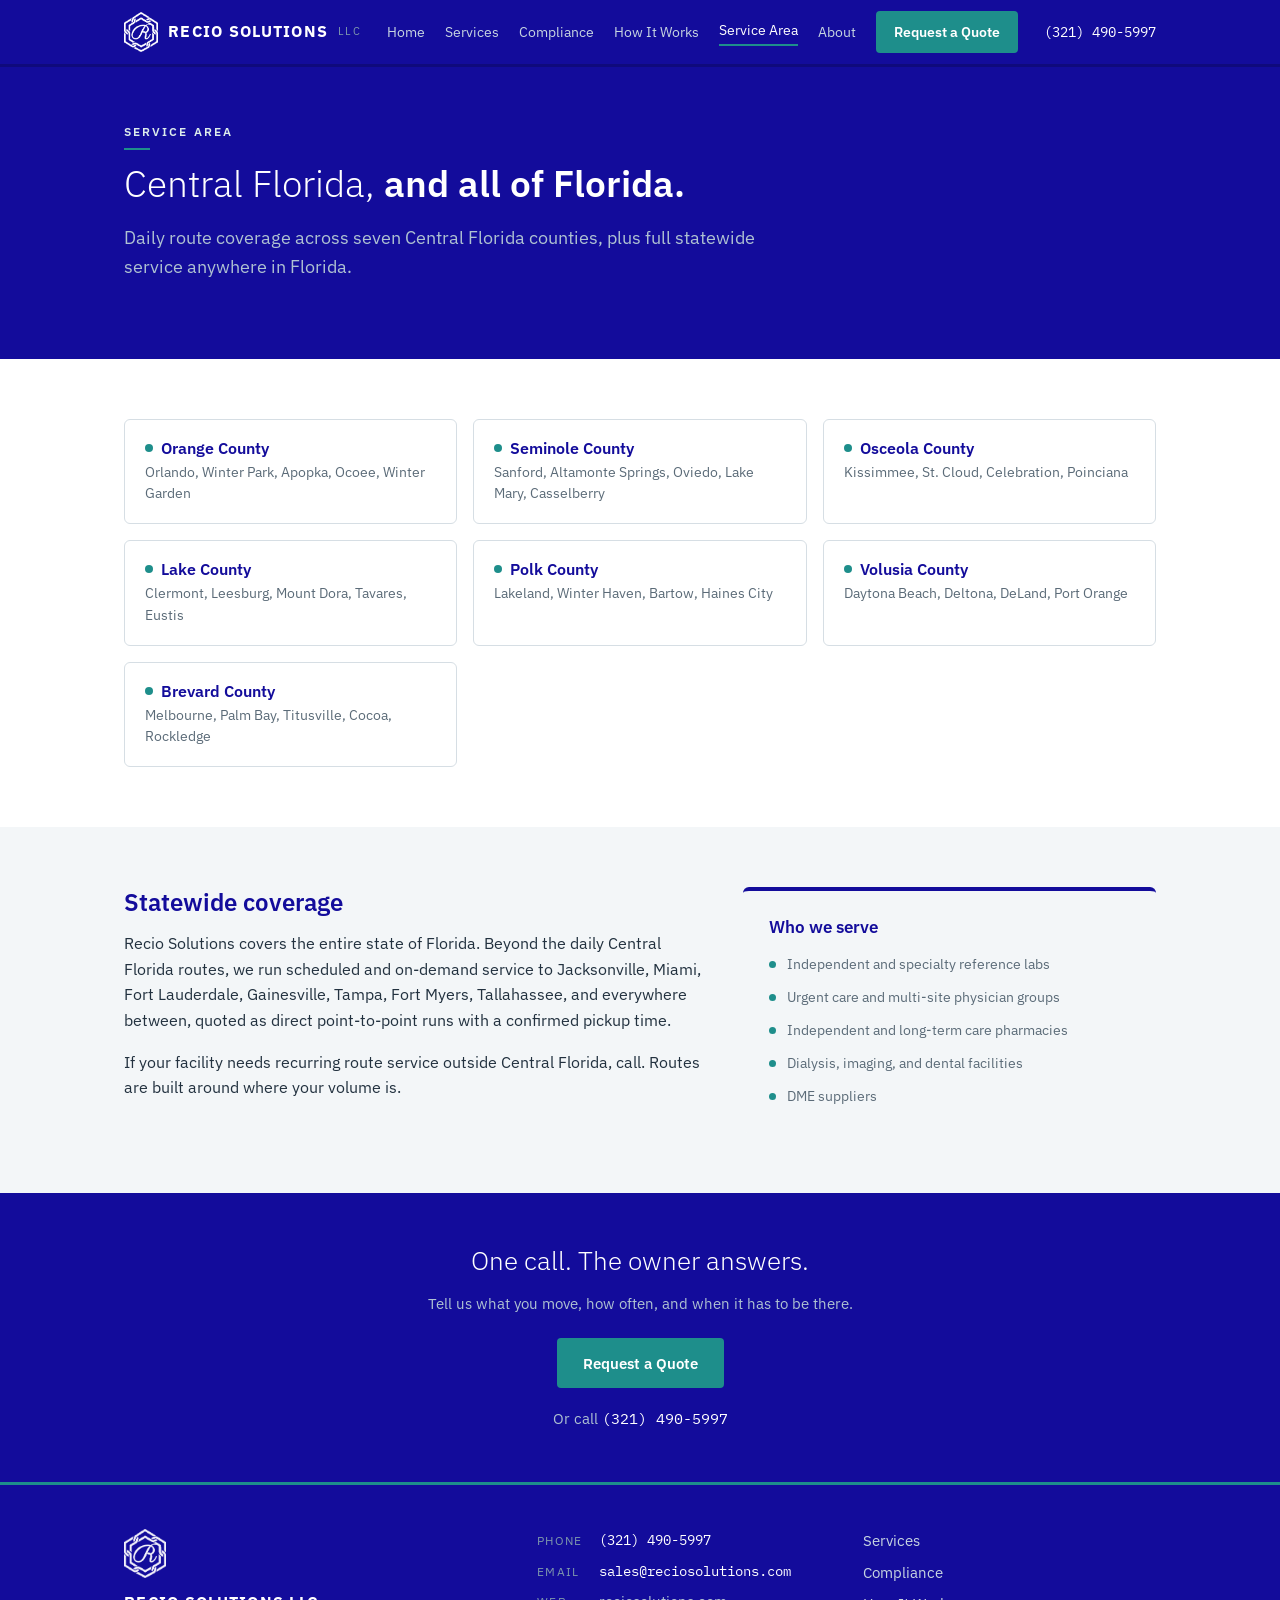
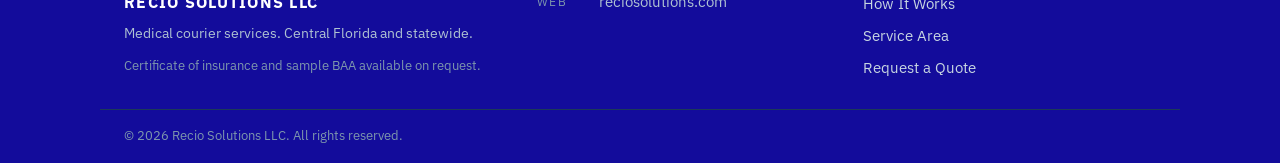
<file: service-area/index.html>
<!DOCTYPE html>
<html lang="en">
<head>
<meta charset="UTF-8">
<meta name="viewport" content="width=device-width, initial-scale=1.0">
<title>Service Area | Central Florida &amp; Statewide Medical Courier | Recio Solutions LLC</title>
<meta name="description" content="Medical courier coverage across Central Florida (Orange, Seminole, Osceola, Lake, Polk, Volusia, Brevard) plus full statewide service anywhere in Florida.">
<link rel="canonical" href="https://reciosolutions.com/service-area/">

<link rel="preconnect" href="https://fonts.googleapis.com">
<link rel="preconnect" href="https://fonts.gstatic.com" crossorigin>
<link href="https://fonts.googleapis.com/css2?family=IBM+Plex+Sans:wght@300;400;500;600;700&family=IBM+Plex+Mono:wght@400&display=swap" rel="stylesheet">
<link rel="icon" href="/favicon.ico" sizes="32x32">
<link rel="icon" href="/favicon.png" type="image/png">
<link rel="apple-touch-icon" href="/apple-touch-icon.png">
<link rel="stylesheet" href="/assets/css/site.css">
</head>
<body>
<header class="site-head">
  <div class="wrap head-in">
    <a class="brand" href="/"><img class="brand-mark" src="/assets/img/logo-mark-white.png" alt="Recio Solutions logo" width="34" height="39">RECIO SOLUTIONS <span>LLC</span></a>
    <nav class="nav" id="nav"><a href="/">Home</a><a href="/services/">Services</a><a href="/compliance/">Compliance</a><a href="/how-it-works/">How It Works</a><a href="/service-area/" class="on">Service Area</a><a href="/about/">About</a><a href="/quote/" class="btn btn-sm">Request a Quote</a></nav>
    <a class="head-call" href="tel:+13214905997">(321) 490-5997</a>
    <button class="burger" id="burger" aria-label="Open menu" aria-expanded="false"><span></span><span></span><span></span></button>
  </div>
</header>
<section class="hero" style="padding:56px 0 48px">
  <div class="wrap">
    <p class="kicker">Service Area</p>
    <h1>Central Florida, <strong>and all of Florida.</strong></h1>
    <p class="lead">Daily route coverage across seven Central Florida counties, plus full statewide service anywhere in Florida.</p>
  </div>
</section>

<section class="section">
  <div class="wrap">
    <div class="county-grid">
      <div class="county"><h3>Orange County</h3><p>Orlando, Winter Park, Apopka, Ocoee, Winter Garden</p></div>
      <div class="county"><h3>Seminole County</h3><p>Sanford, Altamonte Springs, Oviedo, Lake Mary, Casselberry</p></div>
      <div class="county"><h3>Osceola County</h3><p>Kissimmee, St. Cloud, Celebration, Poinciana</p></div>
      <div class="county"><h3>Lake County</h3><p>Clermont, Leesburg, Mount Dora, Tavares, Eustis</p></div>
      <div class="county"><h3>Polk County</h3><p>Lakeland, Winter Haven, Bartow, Haines City</p></div>
      <div class="county"><h3>Volusia County</h3><p>Daytona Beach, Deltona, DeLand, Port Orange</p></div>
      <div class="county"><h3>Brevard County</h3><p>Melbourne, Palm Bay, Titusville, Cocoa, Rockledge</p></div>
    </div>
  </div>
</section>

<section class="section alt">
  <div class="wrap two-col">
    <div>
      <h2>Statewide coverage</h2>
      <div class="prose">
        <p>Recio Solutions covers the entire state of Florida. Beyond the daily Central Florida routes, we run scheduled and on-demand service to Jacksonville, Miami, Fort Lauderdale, Gainesville, Tampa, Fort Myers, Tallahassee, and everywhere between, quoted as direct point-to-point runs with a confirmed pickup time.</p>
        <p>If your facility needs recurring route service outside Central Florida, call. Routes are built around where your volume is.</p>
      </div>
    </div>
    <div class="side-panel">
      <h3>Who we serve</h3>
      <ul>
        <li>Independent and specialty reference labs</li>
        <li>Urgent care and multi-site physician groups</li>
        <li>Independent and long-term care pharmacies</li>
        <li>Dialysis, imaging, and dental facilities</li>
        <li>DME suppliers</li>
      </ul>
    </div>
  </div>
</section>
<section class="cta-band">
  <div class="wrap">
    <h2>One call. The owner answers.</h2>
    <p class="sub">Tell us what you move, how often, and when it has to be there.</p>
    <a class="btn" href="/quote/">Request a Quote</a>
    <p class="sub" style="margin-top:18px">Or call <a href="tel:+13214905997" style="color:#fff;font-family:'IBM Plex Mono',monospace">(321) 490-5997</a></p>
  </div>
</section>
<footer class="site-foot">
  <div class="wrap foot-grid">
    <div>
      <img class="foot-mark" src="/assets/img/logo-mark-white.png" alt="" width="42" height="48">
      <p class="foot-brand">RECIO SOLUTIONS LLC</p>
      <p class="foot-tag">Medical courier services. Central Florida and statewide.</p>
      <p class="foot-line">Certificate of insurance and sample BAA available on request.</p>
    </div>
    <div class="foot-contact">
      <p><span>Phone</span><a href="tel:+13214905997">(321) 490-5997</a></p>
      <p><span>Email</span><a href="mailto:sales@reciosolutions.com">sales@reciosolutions.com</a></p>
      <p><span>Web</span>reciosolutions.com</p>
    </div>
    <div class="foot-nav">
      <a href="/services/">Services</a>
      <a href="/compliance/">Compliance</a>
      <a href="/how-it-works/">How It Works</a>
      <a href="/service-area/">Service Area</a>
      <a href="/quote/">Request a Quote</a>
    </div>
  </div>
  <div class="wrap foot-legal"><p>&copy; <span id="yr"></span> Recio Solutions LLC. All rights reserved.</p></div>
</footer>
<a class="mobile-call" href="tel:+13214905997">Call (321) 490-5997</a>
<script src="/assets/js/site.js"></script>
</body>
</html>
</file>
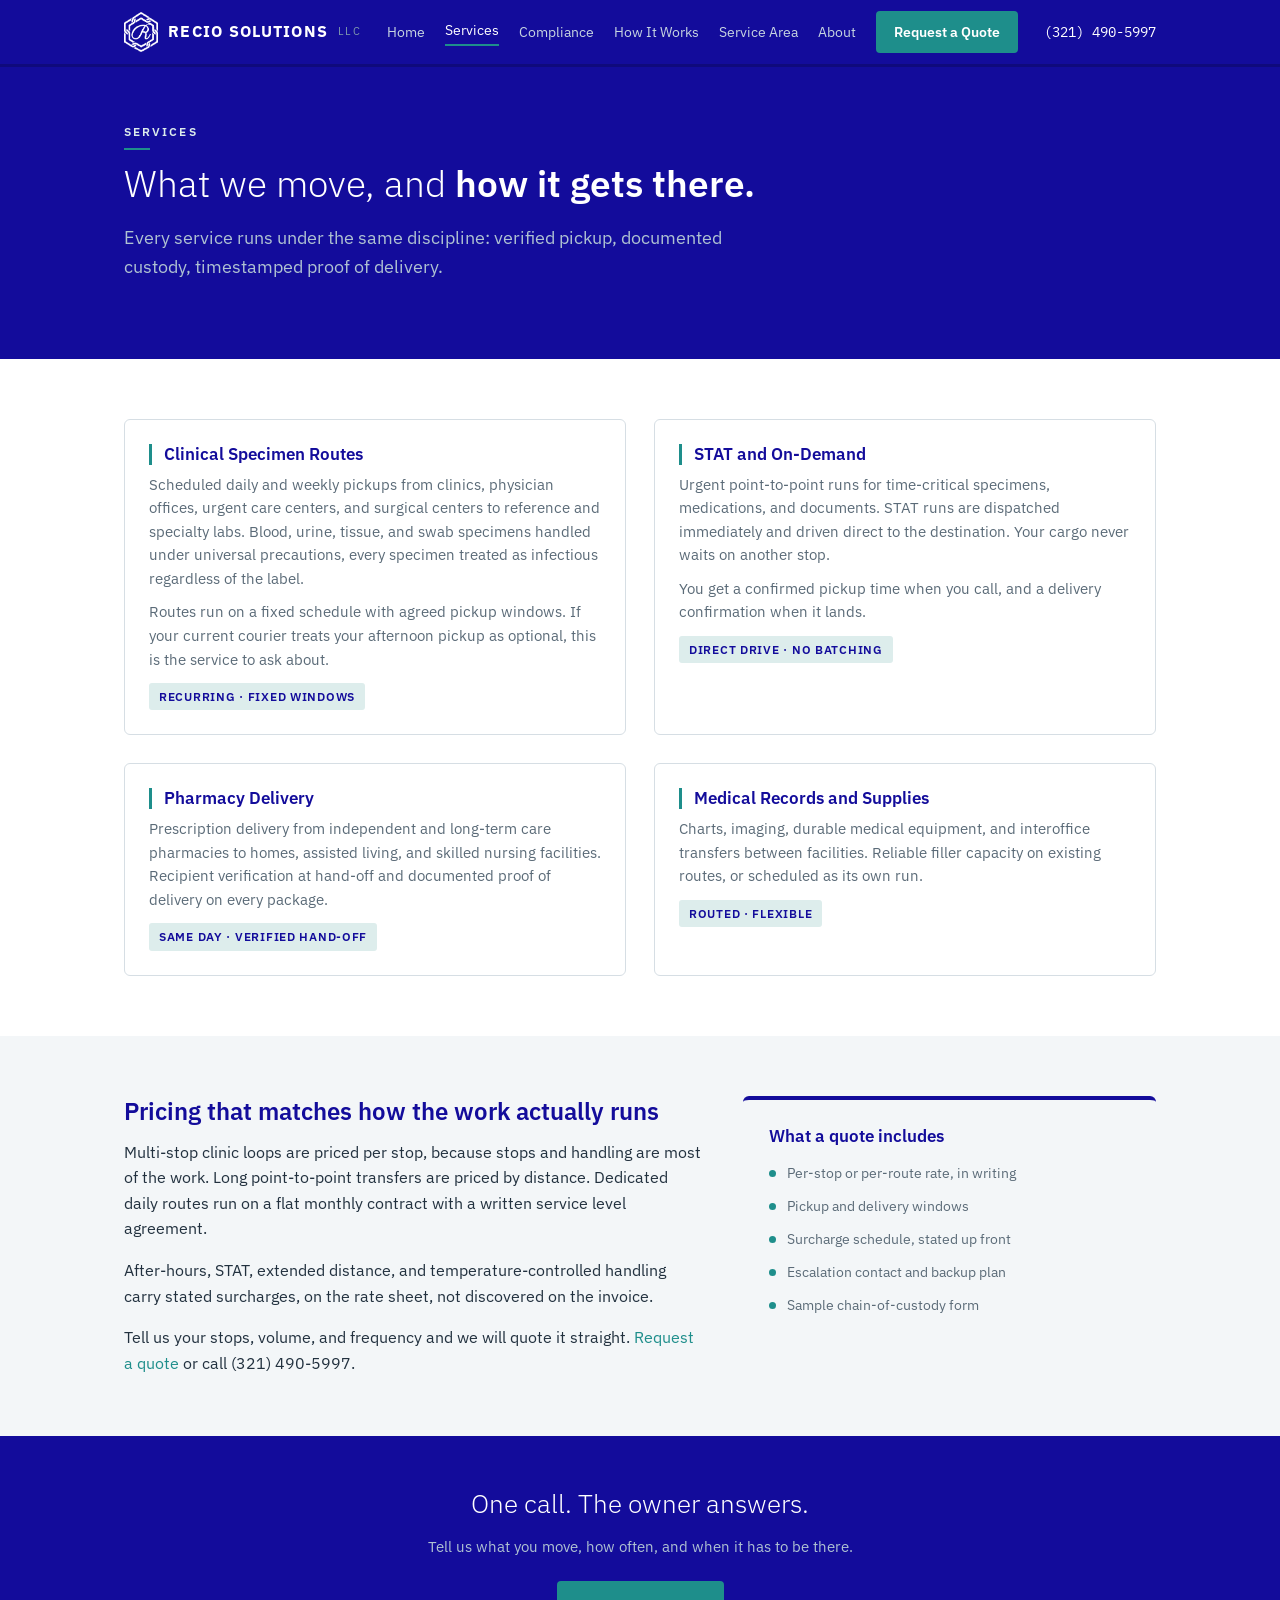
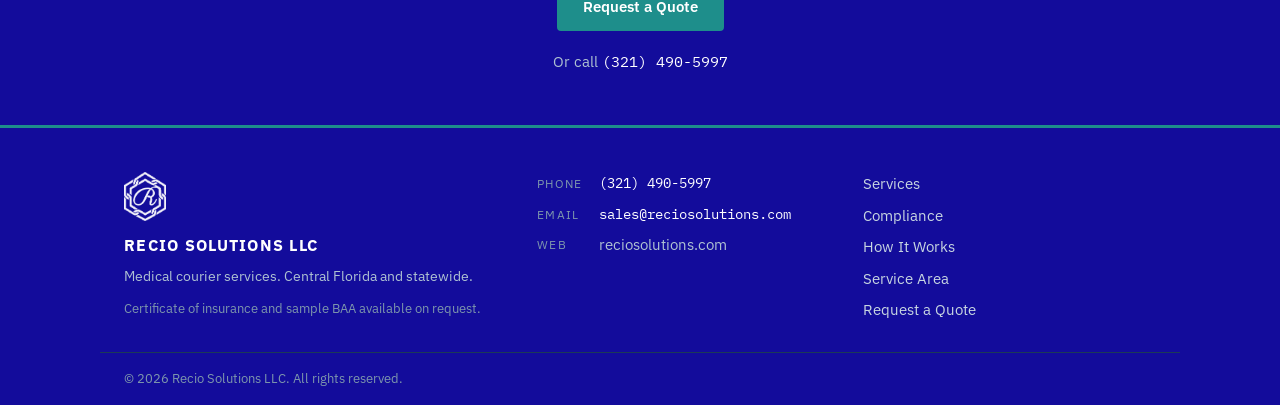
<file: services/index.html>
<!DOCTYPE html>
<html lang="en">
<head>
<meta charset="UTF-8">
<meta name="viewport" content="width=device-width, initial-scale=1.0">
<title>Services | Recio Solutions LLC Medical Courier</title>
<meta name="description" content="Clinical specimen routes, STAT and on-demand runs, pharmacy delivery, and medical records transport across Central Florida and statewide. Per-stop and contract pricing, stated in writing.">
<link rel="canonical" href="https://reciosolutions.com/services/">

<link rel="preconnect" href="https://fonts.googleapis.com">
<link rel="preconnect" href="https://fonts.gstatic.com" crossorigin>
<link href="https://fonts.googleapis.com/css2?family=IBM+Plex+Sans:wght@300;400;500;600;700&family=IBM+Plex+Mono:wght@400&display=swap" rel="stylesheet">
<link rel="icon" href="/favicon.ico" sizes="32x32">
<link rel="icon" href="/favicon.png" type="image/png">
<link rel="apple-touch-icon" href="/apple-touch-icon.png">
<link rel="stylesheet" href="/assets/css/site.css">
</head>
<body>
<header class="site-head">
  <div class="wrap head-in">
    <a class="brand" href="/"><img class="brand-mark" src="/assets/img/logo-mark-white.png" alt="Recio Solutions logo" width="34" height="39">RECIO SOLUTIONS <span>LLC</span></a>
    <nav class="nav" id="nav"><a href="/">Home</a><a href="/services/" class="on">Services</a><a href="/compliance/">Compliance</a><a href="/how-it-works/">How It Works</a><a href="/service-area/">Service Area</a><a href="/about/">About</a><a href="/quote/" class="btn btn-sm">Request a Quote</a></nav>
    <a class="head-call" href="tel:+13214905997">(321) 490-5997</a>
    <button class="burger" id="burger" aria-label="Open menu" aria-expanded="false"><span></span><span></span><span></span></button>
  </div>
</header>
<section class="hero" style="padding:56px 0 48px">
  <div class="wrap">
    <p class="kicker">Services</p>
    <h1>What we move, and <strong>how it gets there.</strong></h1>
    <p class="lead">Every service runs under the same discipline: verified pickup, documented custody, timestamped proof of delivery.</p>
  </div>
</section>

<section class="section">
  <div class="wrap">
    <div class="grid2">
      <div class="card">
        <h3>Clinical Specimen Routes</h3>
        <p>Scheduled daily and weekly pickups from clinics, physician offices, urgent care centers, and surgical centers to reference and specialty labs. Blood, urine, tissue, and swab specimens handled under universal precautions, every specimen treated as infectious regardless of the label.</p>
        <p style="margin-top:10px">Routes run on a fixed schedule with agreed pickup windows. If your current courier treats your afternoon pickup as optional, this is the service to ask about.</p>
        <span class="win">Recurring &middot; Fixed Windows</span>
      </div>
      <div class="card">
        <h3>STAT and On-Demand</h3>
        <p>Urgent point-to-point runs for time-critical specimens, medications, and documents. STAT runs are dispatched immediately and driven direct to the destination. Your cargo never waits on another stop.</p>
        <p style="margin-top:10px">You get a confirmed pickup time when you call, and a delivery confirmation when it lands.</p>
        <span class="win">Direct Drive &middot; No Batching</span>
      </div>
      <div class="card">
        <h3>Pharmacy Delivery</h3>
        <p>Prescription delivery from independent and long-term care pharmacies to homes, assisted living, and skilled nursing facilities. Recipient verification at hand-off and documented proof of delivery on every package.</p>
        <span class="win">Same Day &middot; Verified Hand-off</span>
      </div>
      <div class="card">
        <h3>Medical Records and Supplies</h3>
        <p>Charts, imaging, durable medical equipment, and interoffice transfers between facilities. Reliable filler capacity on existing routes, or scheduled as its own run.</p>
        <span class="win">Routed &middot; Flexible</span>
      </div>
    </div>
  </div>
</section>

<section class="section alt">
  <div class="wrap two-col">
    <div>
      <h2>Pricing that matches how the work actually runs</h2>
      <div class="prose">
        <p>Multi-stop clinic loops are priced per stop, because stops and handling are most of the work. Long point-to-point transfers are priced by distance. Dedicated daily routes run on a flat monthly contract with a written service level agreement.</p>
        <p>After-hours, STAT, extended distance, and temperature-controlled handling carry stated surcharges, on the rate sheet, not discovered on the invoice.</p>
        <p>Tell us your stops, volume, and frequency and we will quote it straight. <a href="/quote/">Request a quote</a> or call (321) 490-5997.</p>
      </div>
    </div>
    <div class="side-panel">
      <h3>What a quote includes</h3>
      <ul>
        <li>Per-stop or per-route rate, in writing</li>
        <li>Pickup and delivery windows</li>
        <li>Surcharge schedule, stated up front</li>
        <li>Escalation contact and backup plan</li>
        <li>Sample chain-of-custody form</li>
      </ul>
    </div>
  </div>
</section>
<section class="cta-band">
  <div class="wrap">
    <h2>One call. The owner answers.</h2>
    <p class="sub">Tell us what you move, how often, and when it has to be there.</p>
    <a class="btn" href="/quote/">Request a Quote</a>
    <p class="sub" style="margin-top:18px">Or call <a href="tel:+13214905997" style="color:#fff;font-family:'IBM Plex Mono',monospace">(321) 490-5997</a></p>
  </div>
</section>
<footer class="site-foot">
  <div class="wrap foot-grid">
    <div>
      <img class="foot-mark" src="/assets/img/logo-mark-white.png" alt="" width="42" height="48">
      <p class="foot-brand">RECIO SOLUTIONS LLC</p>
      <p class="foot-tag">Medical courier services. Central Florida and statewide.</p>
      <p class="foot-line">Certificate of insurance and sample BAA available on request.</p>
    </div>
    <div class="foot-contact">
      <p><span>Phone</span><a href="tel:+13214905997">(321) 490-5997</a></p>
      <p><span>Email</span><a href="mailto:sales@reciosolutions.com">sales@reciosolutions.com</a></p>
      <p><span>Web</span>reciosolutions.com</p>
    </div>
    <div class="foot-nav">
      <a href="/services/">Services</a>
      <a href="/compliance/">Compliance</a>
      <a href="/how-it-works/">How It Works</a>
      <a href="/service-area/">Service Area</a>
      <a href="/quote/">Request a Quote</a>
    </div>
  </div>
  <div class="wrap foot-legal"><p>&copy; <span id="yr"></span> Recio Solutions LLC. All rights reserved.</p></div>
</footer>
<a class="mobile-call" href="tel:+13214905997">Call (321) 490-5997</a>
<script src="/assets/js/site.js"></script>
</body>
</html>
</file>
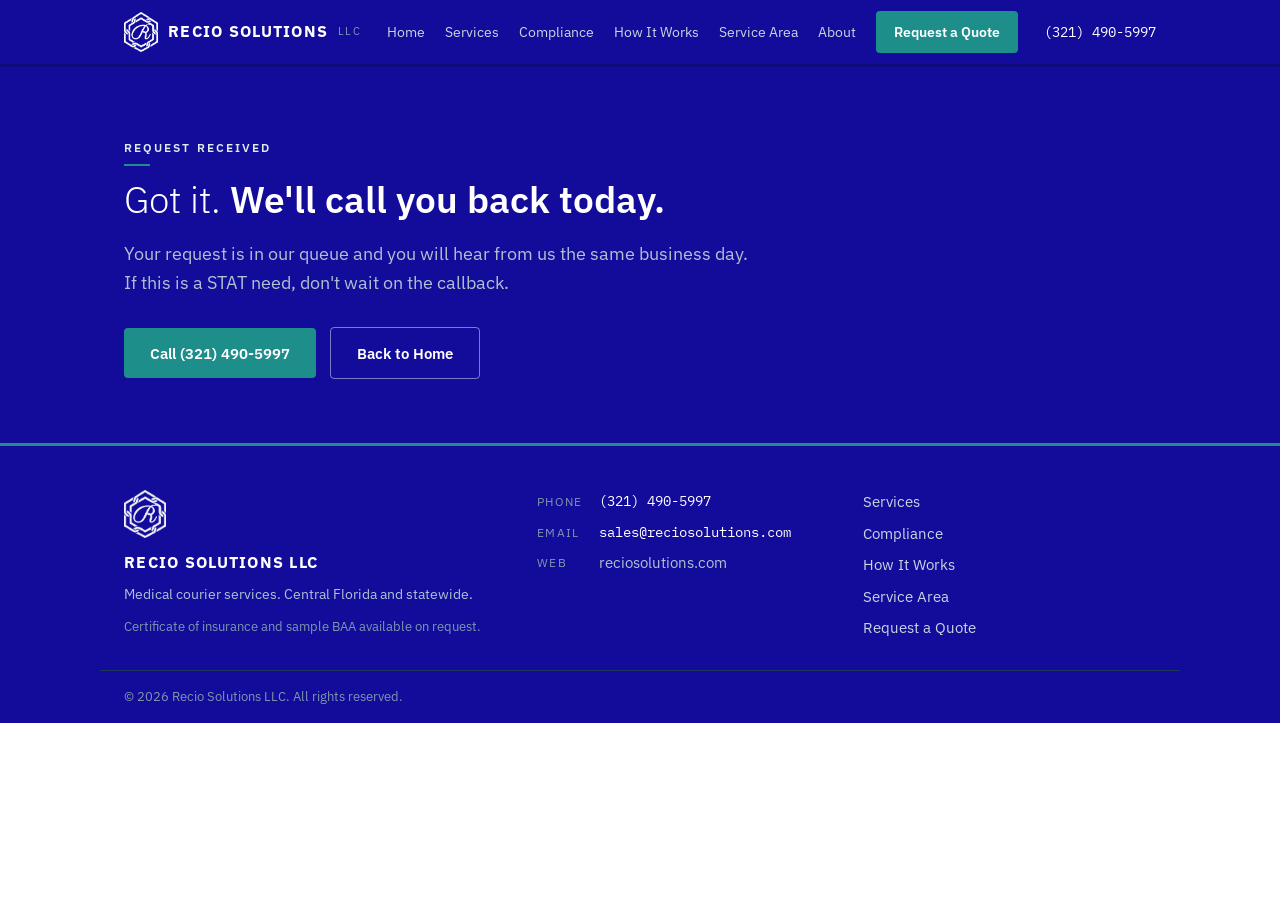
<file: thank-you/index.html>
<!DOCTYPE html>
<html lang="en">
<head>
<meta charset="UTF-8">
<meta name="viewport" content="width=device-width, initial-scale=1.0">
<title>Thank You | Recio Solutions LLC</title>
<meta name="description" content="Your quote request has been received. We will call you back the same business day.">
<link rel="canonical" href="https://reciosolutions.com/thank-you/">
<meta name="robots" content="noindex,nofollow">
<link rel="preconnect" href="https://fonts.googleapis.com">
<link rel="preconnect" href="https://fonts.gstatic.com" crossorigin>
<link href="https://fonts.googleapis.com/css2?family=IBM+Plex+Sans:wght@300;400;500;600;700&family=IBM+Plex+Mono:wght@400&display=swap" rel="stylesheet">
<link rel="icon" href="/favicon.ico" sizes="32x32">
<link rel="icon" href="/favicon.png" type="image/png">
<link rel="apple-touch-icon" href="/apple-touch-icon.png">
<link rel="stylesheet" href="/assets/css/site.css">
</head>
<body>
<header class="site-head">
  <div class="wrap head-in">
    <a class="brand" href="/"><img class="brand-mark" src="/assets/img/logo-mark-white.png" alt="Recio Solutions logo" width="34" height="39">RECIO SOLUTIONS <span>LLC</span></a>
    <nav class="nav" id="nav"><a href="/">Home</a><a href="/services/">Services</a><a href="/compliance/">Compliance</a><a href="/how-it-works/">How It Works</a><a href="/service-area/">Service Area</a><a href="/about/">About</a><a href="/quote/" class="btn btn-sm">Request a Quote</a></nav>
    <a class="head-call" href="tel:+13214905997">(321) 490-5997</a>
    <button class="burger" id="burger" aria-label="Open menu" aria-expanded="false"><span></span><span></span><span></span></button>
  </div>
</header>
<section class="hero" style="padding:72px 0 64px">
  <div class="wrap">
    <p class="kicker">Request Received</p>
    <h1>Got it. <strong>We'll call you back today.</strong></h1>
    <p class="lead">Your request is in our queue and you will hear from us the same business day. If this is a STAT need, don't wait on the callback.</p>
    <div class="hero-cta" style="margin-top:26px">
      <a class="btn" href="tel:+13214905997">Call (321) 490-5997</a>
      <a class="btn btn-ghost" href="/">Back to Home</a>
    </div>
  </div>
</section>
<footer class="site-foot">
  <div class="wrap foot-grid">
    <div>
      <img class="foot-mark" src="/assets/img/logo-mark-white.png" alt="" width="42" height="48">
      <p class="foot-brand">RECIO SOLUTIONS LLC</p>
      <p class="foot-tag">Medical courier services. Central Florida and statewide.</p>
      <p class="foot-line">Certificate of insurance and sample BAA available on request.</p>
    </div>
    <div class="foot-contact">
      <p><span>Phone</span><a href="tel:+13214905997">(321) 490-5997</a></p>
      <p><span>Email</span><a href="mailto:sales@reciosolutions.com">sales@reciosolutions.com</a></p>
      <p><span>Web</span>reciosolutions.com</p>
    </div>
    <div class="foot-nav">
      <a href="/services/">Services</a>
      <a href="/compliance/">Compliance</a>
      <a href="/how-it-works/">How It Works</a>
      <a href="/service-area/">Service Area</a>
      <a href="/quote/">Request a Quote</a>
    </div>
  </div>
  <div class="wrap foot-legal"><p>&copy; <span id="yr"></span> Recio Solutions LLC. All rights reserved.</p></div>
</footer>
<a class="mobile-call" href="tel:+13214905997">Call (321) 490-5997</a>
<script src="/assets/js/site.js"></script>
</body>
</html>
</file>
<file: assets/css/site.css>
/* Recio Solutions LLC. Clinical, restrained. Royal blue and teal, IBM Plex. */
:root{
  --navy:#130C9B; --navy-dk:#0F0A7C; --teal:#1E8E8B; --teal-lt:#DDEDEC;
  --ink:#22313F; --gray:#5B6B78; --panel:#F3F6F8; --line:#D6DEE4; --white:#FFFFFF;
  --max:1080px;
}
*{margin:0;padding:0;box-sizing:border-box}
html{scroll-behavior:smooth}
body{font-family:"IBM Plex Sans",system-ui,sans-serif;color:var(--ink);background:var(--white);line-height:1.6;font-size:16px}
.wrap{max-width:var(--max);margin:0 auto;padding:0 24px}
a{color:var(--teal);text-decoration:none}
a:hover{text-decoration:underline}
h1,h2,h3{color:var(--navy);line-height:1.25;font-weight:600}
h1{font-size:2.3rem;font-weight:300}
h1 strong{font-weight:600}
h2{font-size:1.5rem;margin-bottom:14px}
h3{font-size:1.05rem}
.kicker{font-size:.72rem;font-weight:600;letter-spacing:.18em;color:var(--teal);text-transform:uppercase;margin-bottom:10px}
.kicker::after{content:"";display:block;width:26px;height:2px;background:var(--teal);margin-top:7px}
.lead{font-size:1.1rem;color:var(--gray);max-width:640px}
.btn{display:inline-block;background:var(--teal);color:#fff;padding:13px 26px;border-radius:4px;font-weight:600;font-size:.95rem;border:none;cursor:pointer}
.btn:hover{background:#177270;text-decoration:none}
.btn-ghost{background:transparent;border:1px solid rgba(255,255,255,.45);color:#fff}
.btn-ghost:hover{background:rgba(255,255,255,.08)}
.btn-sm{padding:9px 18px;font-size:.85rem}

/* header */
.site-head{background:var(--navy);border-bottom:3px solid var(--navy-dk);position:sticky;top:0;z-index:50}
.head-in{display:flex;align-items:center;gap:26px;height:64px}
.brand{color:#fff;font-weight:700;letter-spacing:.08em;font-size:1rem;white-space:nowrap}
.brand span{color:#7E97AD;font-weight:400;font-size:.7rem}
.brand:hover{text-decoration:none}
.nav{display:flex;align-items:center;gap:20px;margin-left:auto}
.nav a{color:#C7D5E1;font-size:.9rem;white-space:nowrap}
.nav a:hover{color:#fff;text-decoration:none}
.nav a.on{color:#fff;border-bottom:2px solid var(--teal);padding-bottom:2px}
.nav .btn{color:#fff}
.head-call{color:#fff;font-family:"IBM Plex Mono",monospace;font-size:.9rem;white-space:nowrap}
.head-call:hover{text-decoration:none;color:var(--teal-lt)}
.burger{display:none;background:none;border:0;cursor:pointer;padding:8px}
.burger span{display:block;width:22px;height:2px;background:#fff;margin:5px 0}

/* hero */
.hero{background:var(--navy);color:#fff;padding:72px 0 64px;position:relative;overflow:hidden}
.hero h1{color:#fff;max-width:680px}
.hero .lead{color:#AFC2D2;margin:18px 0 30px}
.hero .kicker{color:var(--teal-lt)}
.hero .kicker::after{background:var(--teal)}
.hero-cta{display:flex;gap:14px;flex-wrap:wrap;align-items:center}
.hero-phone{color:#fff;font-family:"IBM Plex Mono",monospace;font-size:1rem}
.route{position:absolute;top:70px;right:24px;opacity:.9}
.hero-note{margin-top:26px;font-size:.85rem;color:#7E97AD}

/* sections */
.section{padding:60px 0}
.section.alt{background:var(--panel)}
.section-head{margin-bottom:34px}
.grid2{display:grid;grid-template-columns:1fr 1fr;gap:28px}
.grid3{display:grid;grid-template-columns:repeat(3,1fr);gap:22px}
.grid4{display:grid;grid-template-columns:repeat(4,1fr);gap:22px}

/* cards */
.card{background:#fff;border:1px solid var(--line);border-radius:6px;padding:24px}
.card h3{margin-bottom:8px;padding-left:12px;border-left:3px solid var(--teal)}
.card p{font-size:.92rem;color:var(--gray)}
.card .win{display:inline-block;margin-top:12px;font-size:.75rem;font-weight:600;letter-spacing:.06em;color:var(--navy);background:var(--teal-lt);padding:4px 10px;border-radius:3px;text-transform:uppercase}
.alt .card{background:#fff}

/* compliance checklist */
.check-list{list-style:none;display:grid;gap:18px}
.check-list li{display:flex;gap:14px;align-items:flex-start}
.check-list .tick{flex:none;width:22px;height:22px;border-radius:50%;background:var(--teal-lt);color:var(--teal);display:flex;align-items:center;justify-content:center;font-weight:700;font-size:.8rem;margin-top:2px}
.check-list strong{color:var(--navy);display:block;font-size:.98rem}
.check-list span.d{color:var(--gray);font-size:.9rem}
.cite{font-family:"IBM Plex Mono",monospace;font-size:.78rem;color:var(--teal)}

/* steps */
.steps{list-style:none;display:grid;gap:0}
.steps li{display:flex;gap:18px;padding:18px 0;border-bottom:1px solid var(--line)}
.steps li:last-child{border-bottom:none}
.steps .num{font-family:"IBM Plex Mono",monospace;color:var(--teal);font-size:.95rem;margin-top:2px}
.steps strong{color:var(--navy);display:block}
.steps span{color:var(--gray);font-size:.92rem}

/* strip */
.strip{background:var(--teal-lt);border-left:4px solid var(--teal);padding:26px 30px;border-radius:0 6px 6px 0}
.strip p{font-size:1.15rem;font-weight:300;color:var(--navy)}
.strip p strong{font-weight:600}

/* counties */
.county-grid{display:grid;grid-template-columns:repeat(3,1fr);gap:16px}
.county{background:#fff;border:1px solid var(--line);border-radius:6px;padding:18px 20px}
.county h3{font-size:1rem;display:flex;align-items:center;gap:8px}
.county h3::before{content:"";width:8px;height:8px;border-radius:50%;background:var(--teal)}
.county p{font-size:.85rem;color:var(--gray);margin-top:4px}

/* tables */
.spec-table{width:100%;border-collapse:collapse;font-size:.92rem}
.spec-table th{text-align:left;font-size:.72rem;letter-spacing:.1em;text-transform:uppercase;color:var(--gray);padding:10px 14px;border-bottom:2px solid var(--line)}
.spec-table td{padding:12px 14px;border-bottom:1px solid var(--line);vertical-align:top}
.spec-table td:first-child{font-weight:600;color:var(--navy);white-space:nowrap}

/* forms */
.form-grid{display:grid;grid-template-columns:1fr 1fr;gap:18px}
.field{display:flex;flex-direction:column;gap:6px}
.field.full{grid-column:1/-1}
.field label{font-size:.8rem;font-weight:600;color:var(--navy);letter-spacing:.03em}
.field input,.field select,.field textarea{font-family:inherit;font-size:.95rem;padding:11px 12px;border:1px solid var(--line);border-radius:4px;background:#fff;color:var(--ink)}
.field input:focus,.field select:focus,.field textarea:focus{outline:2px solid var(--teal);border-color:var(--teal)}
.field textarea{min-height:110px;resize:vertical}
.hp{position:absolute;left:-9999px;top:-9999px;height:0;overflow:hidden}
.form-note{margin-top:14px;font-size:.9rem;color:var(--teal);font-weight:600}
.form-err{color:#B3453A}
.form-alt{margin-top:18px;font-size:.88rem;color:var(--gray)}

/* misc */
.two-col{display:grid;grid-template-columns:1.4fr 1fr;gap:40px;align-items:start}
.side-panel{background:var(--panel);border-radius:6px;padding:26px;border-top:4px solid var(--navy)}
.side-panel h3{margin-bottom:14px}
.side-panel ul{list-style:none;display:grid;gap:10px;font-size:.9rem;color:var(--gray)}
.side-panel li{padding-left:18px;position:relative}
.side-panel li::before{content:"";position:absolute;left:0;top:9px;width:7px;height:7px;border-radius:50%;background:var(--teal)}
.cta-band{background:var(--navy);color:#fff;padding:52px 0;text-align:center}
.cta-band h2{color:#fff;font-weight:300;font-size:1.6rem}
.cta-band .btn{margin-top:22px}
.cta-band .sub{color:#AFC2D2;margin-top:8px;font-size:.95rem}
.mobile-call{display:none}
.small{font-size:.85rem;color:var(--gray)}
.prose p{margin-bottom:16px;max-width:720px}
.prose p:last-child{margin-bottom:0}
.ph{background:#FFF6DE;border:1px dashed #D8B84A;padding:2px 6px;border-radius:3px;font-family:"IBM Plex Mono",monospace;font-size:.85em}

@media(max-width:900px){
  .grid3,.grid4,.county-grid{grid-template-columns:1fr 1fr}
  .two-col{grid-template-columns:1fr}
  .head-call{display:none}
}
@media(max-width:640px){
  h1{font-size:1.7rem}
  .grid2,.grid3,.grid4,.county-grid,.form-grid{grid-template-columns:1fr}
  .field.full{grid-column:auto}
  .burger{display:block;margin-left:auto}
  .nav{display:none;position:absolute;top:64px;left:0;right:0;background:var(--navy);flex-direction:column;align-items:flex-start;padding:18px 24px;gap:16px;border-bottom:3px solid var(--navy-dk)}
  .nav.open{display:flex}
  .route{display:none}
  .mobile-call{display:block;position:fixed;bottom:0;left:0;right:0;background:var(--teal);color:#fff;text-align:center;padding:14px;font-weight:600;z-index:60}
  .mobile-call:hover{text-decoration:none}
  body{padding-bottom:52px}
  .foot-grid{grid-template-columns:1fr !important}
}

/* footer */
.site-foot{background:var(--navy);color:#AFC2D2;padding:44px 0 0;margin-top:0;border-top:3px solid var(--teal)}
.foot-grid{display:grid;grid-template-columns:1.3fr 1fr 1fr;gap:32px;padding-bottom:30px}
.foot-brand{color:#fff;font-weight:700;letter-spacing:.08em}
.foot-tag{font-size:.9rem;margin-top:6px}
.foot-line{font-size:.8rem;margin-top:12px;color:#7E97AD}
.foot-contact p{display:flex;gap:10px;font-size:.92rem;margin-bottom:8px}
.foot-contact span{color:#7E97AD;font-size:.72rem;text-transform:uppercase;letter-spacing:.1em;width:52px;margin-top:3px}
.foot-contact a{color:#fff;font-family:"IBM Plex Mono",monospace;font-size:.88rem}
.foot-nav{display:grid;gap:8px;font-size:.92rem}
.foot-nav a{color:#C7D5E1}
.foot-legal{border-top:1px solid #1C3A57;padding:16px 24px;font-size:.8rem;color:#7E97AD}

/* logo */
.brand{display:flex;align-items:center;gap:10px}
.brand-mark{display:block;width:34px;height:auto}
.foot-mark{display:block;width:42px;height:auto;margin-bottom:12px;opacity:.95}

/* certificates */
.cert-grid{display:grid;grid-template-columns:repeat(3,1fr);gap:22px}
.cert{display:block;background:#fff;border:1px solid var(--line);border-radius:6px;overflow:hidden;text-decoration:none}
.cert:hover{border-color:var(--teal);text-decoration:none;box-shadow:0 2px 10px rgba(14,42,68,.08)}
.cert img{display:block;width:100%;height:auto;border-bottom:1px solid var(--line)}
.cert-cap{padding:14px 16px}
.cert-cap strong{display:block;color:var(--navy);font-size:.95rem}
.cert-cap span{display:block;color:var(--gray);font-size:.78rem;margin-top:4px;font-family:"IBM Plex Mono",monospace}
@media(max-width:820px){.cert-grid{grid-template-columns:1fr;max-width:520px;margin:0 auto}}
</file>
